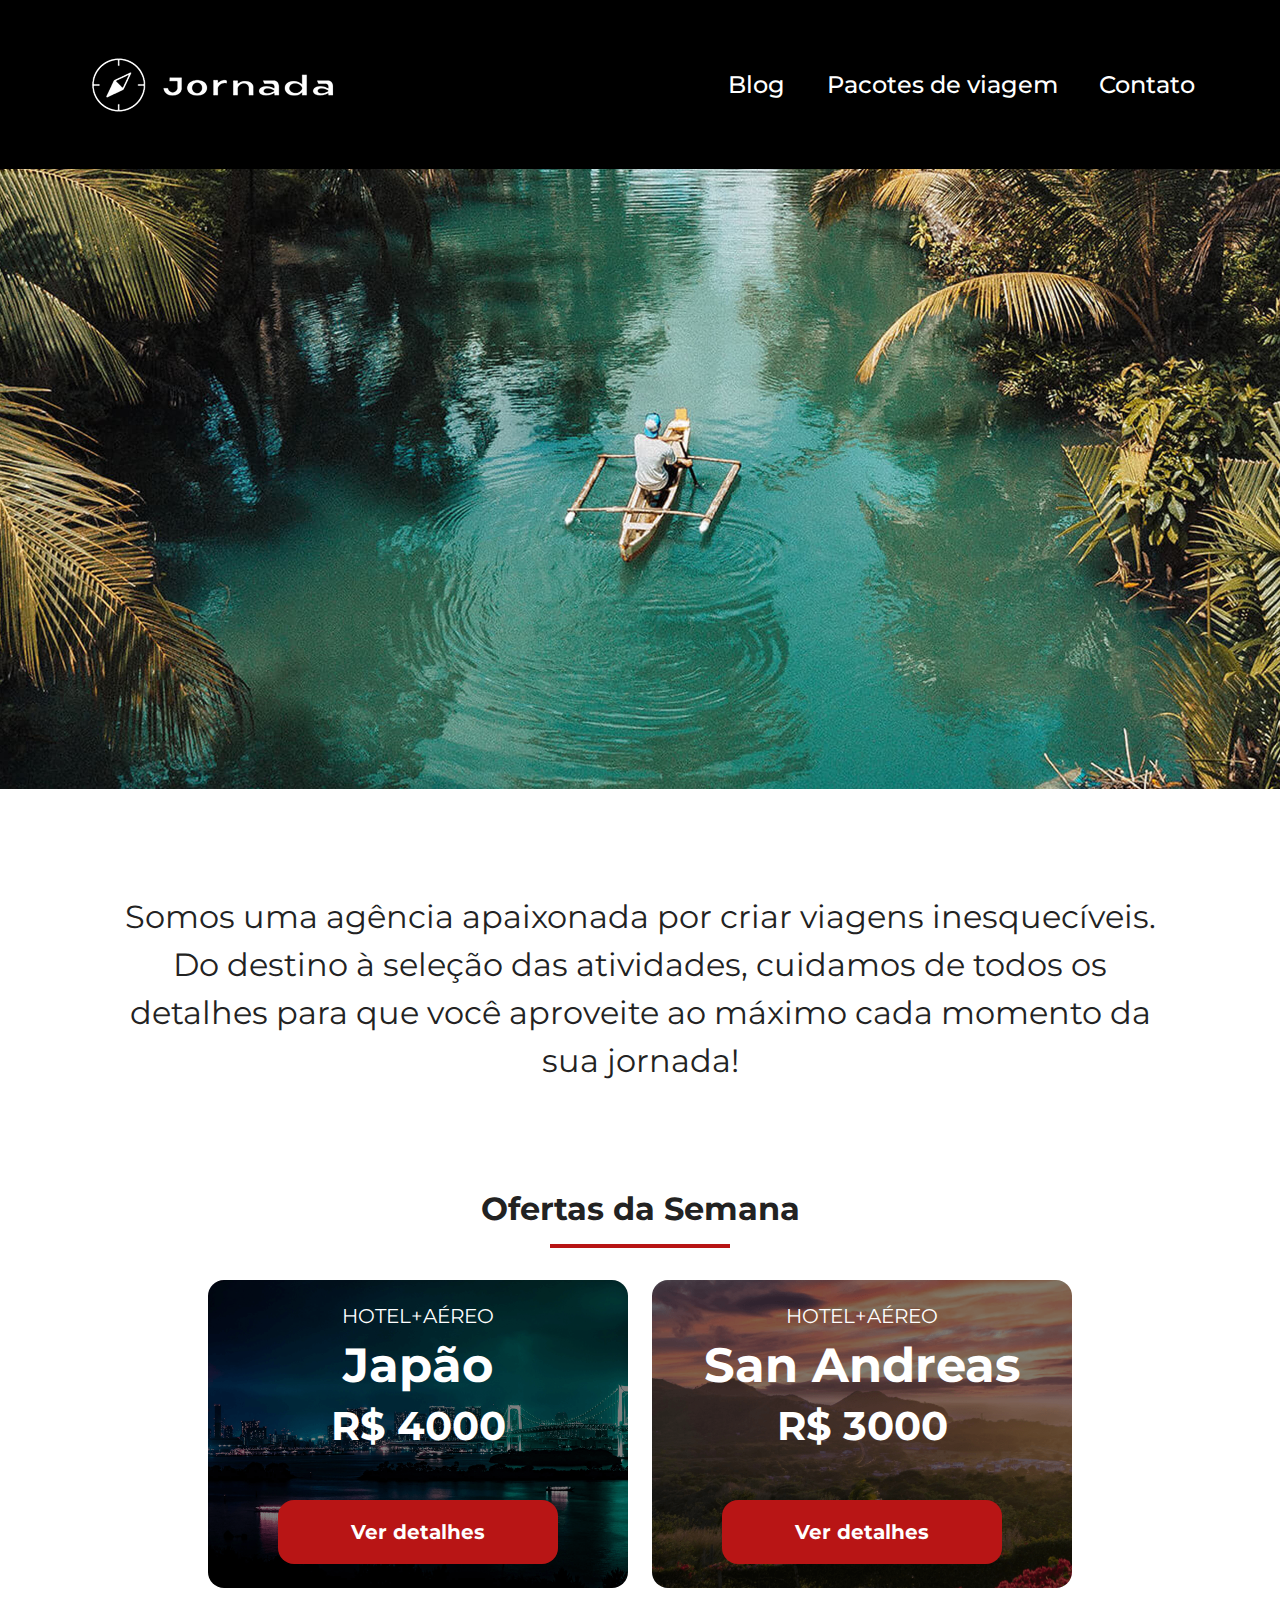
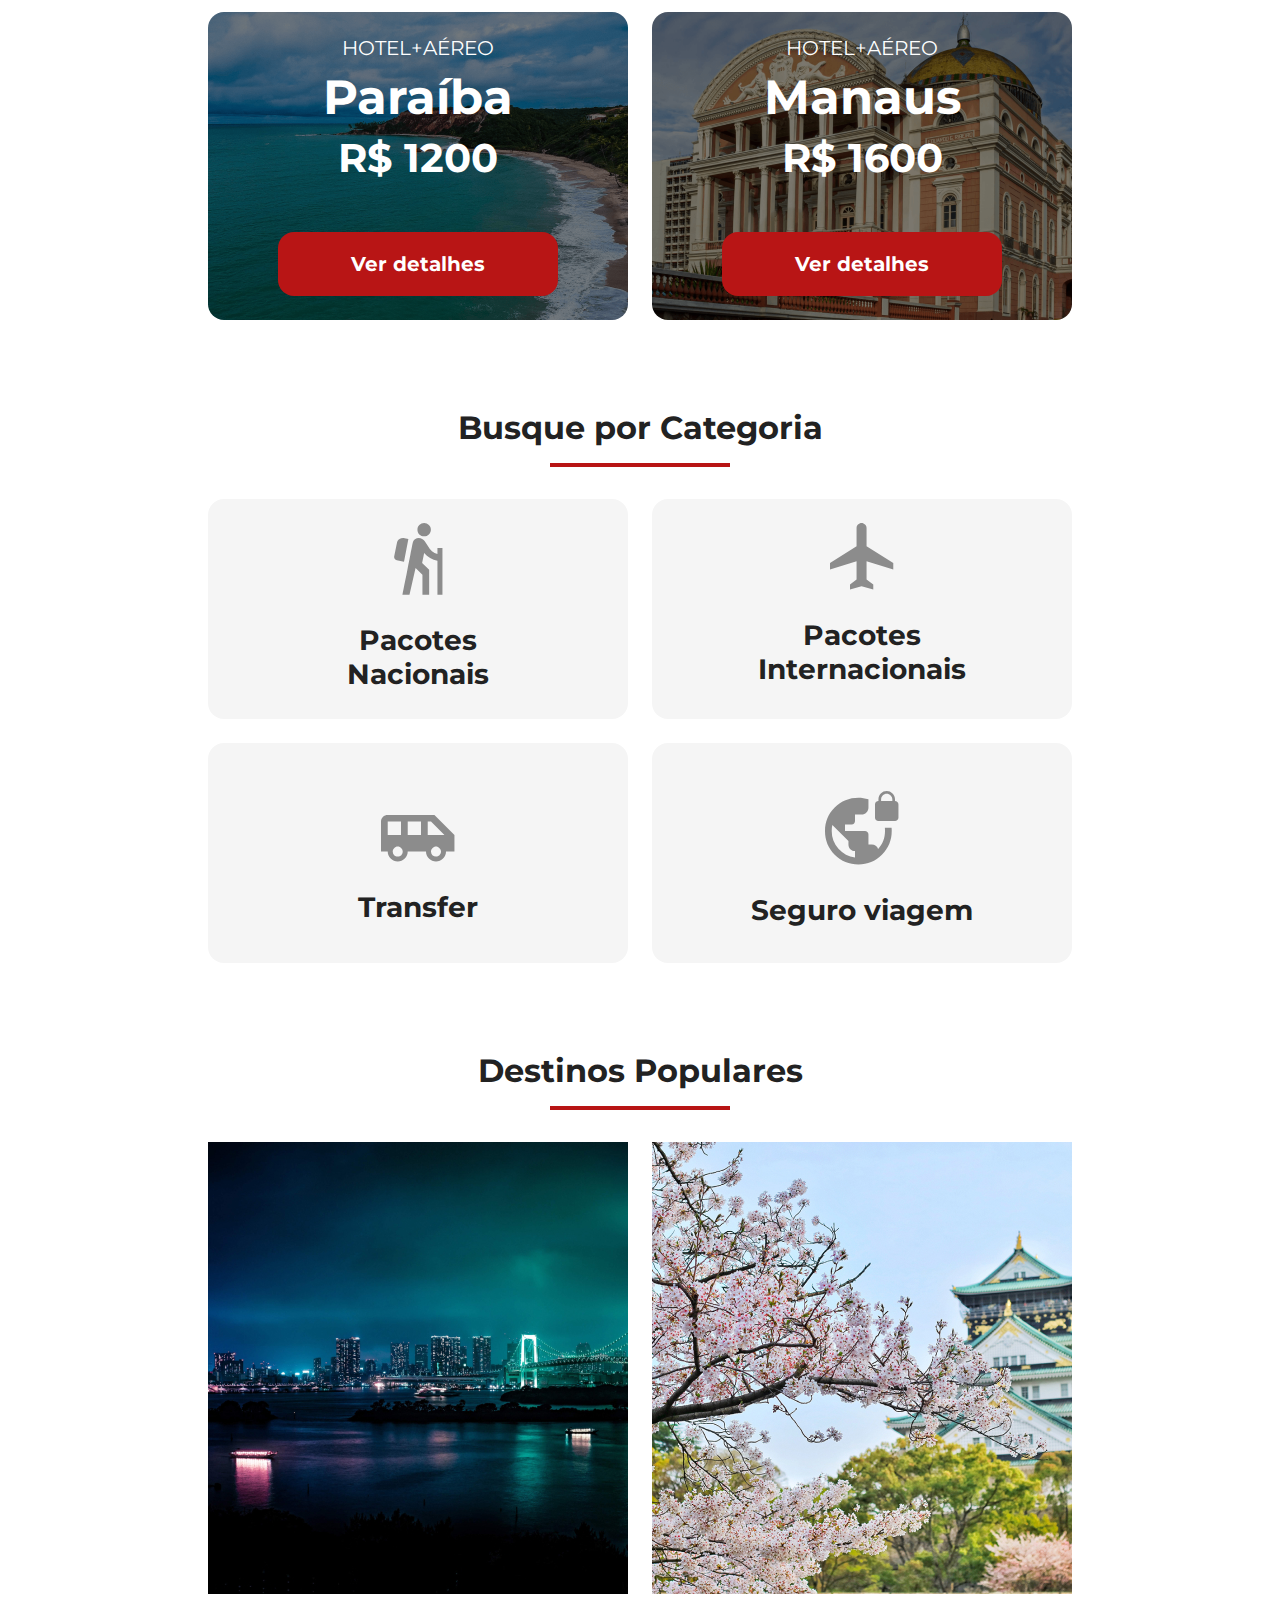
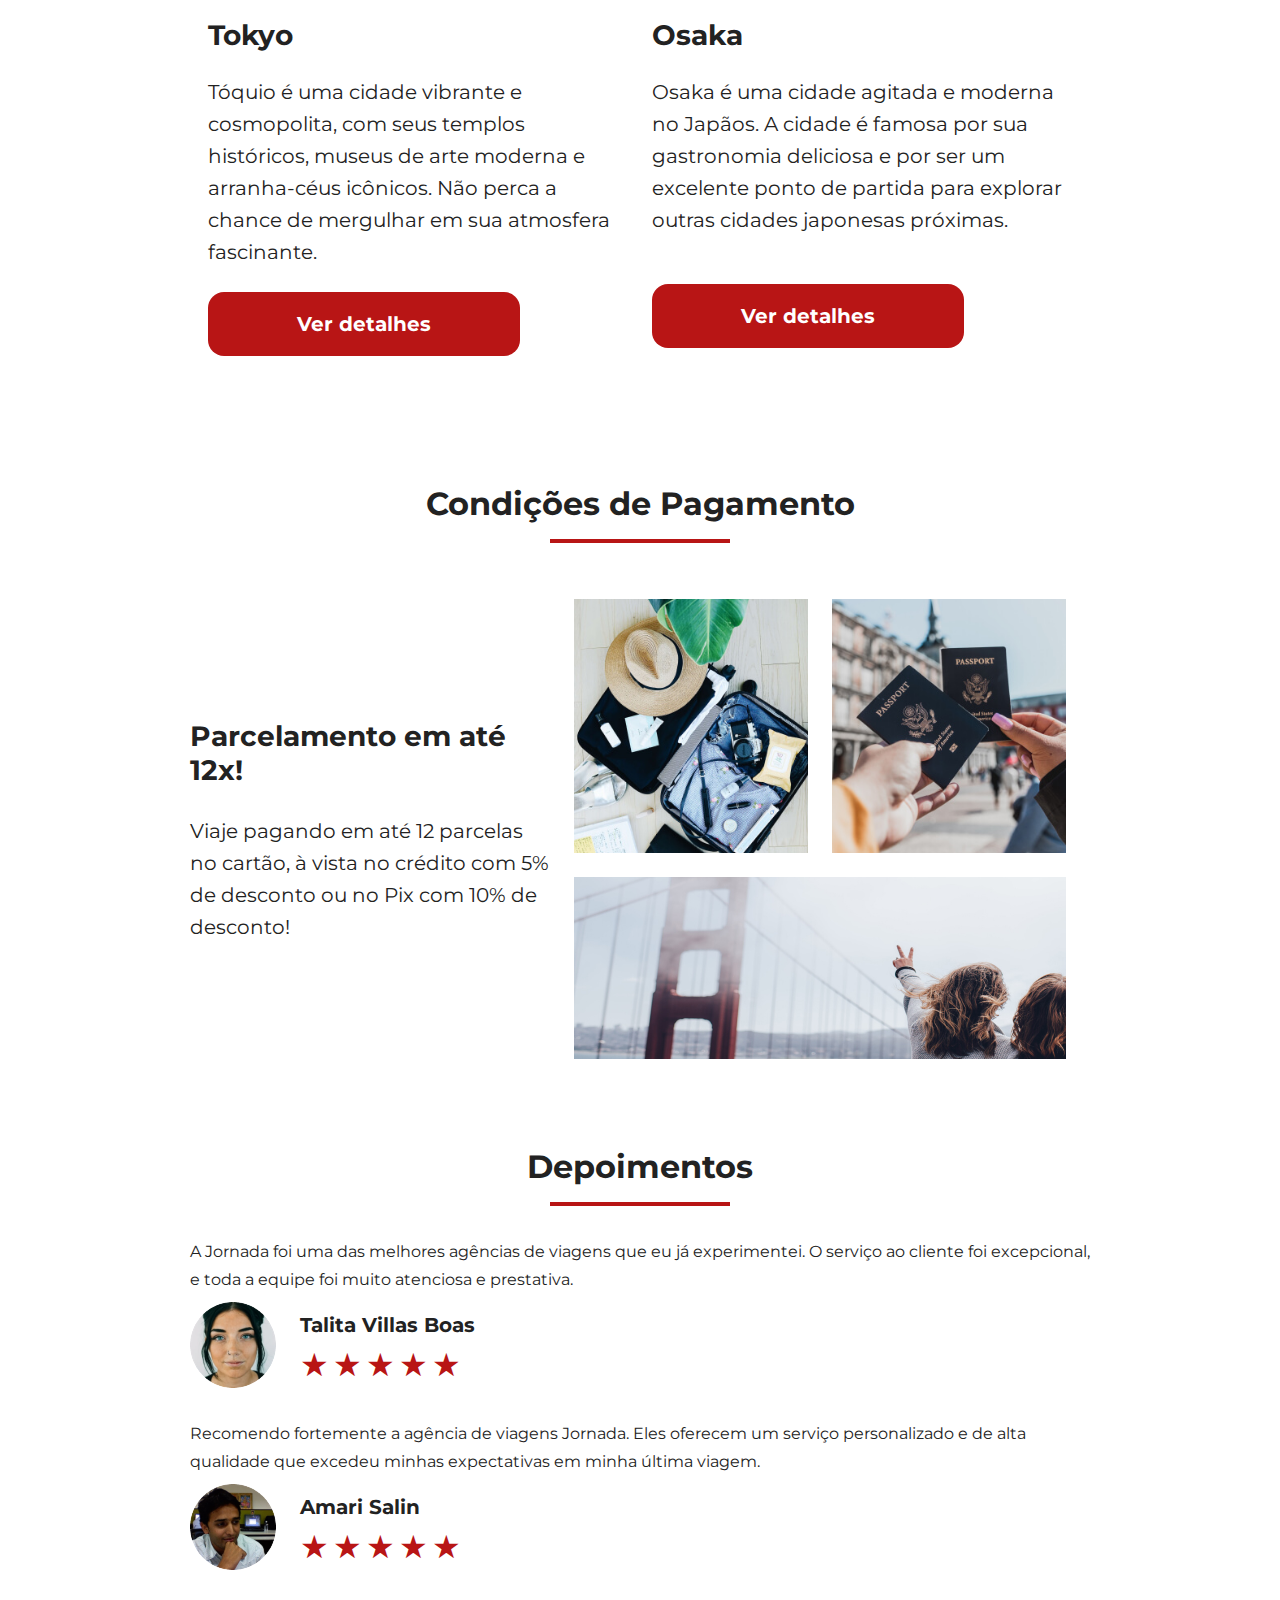
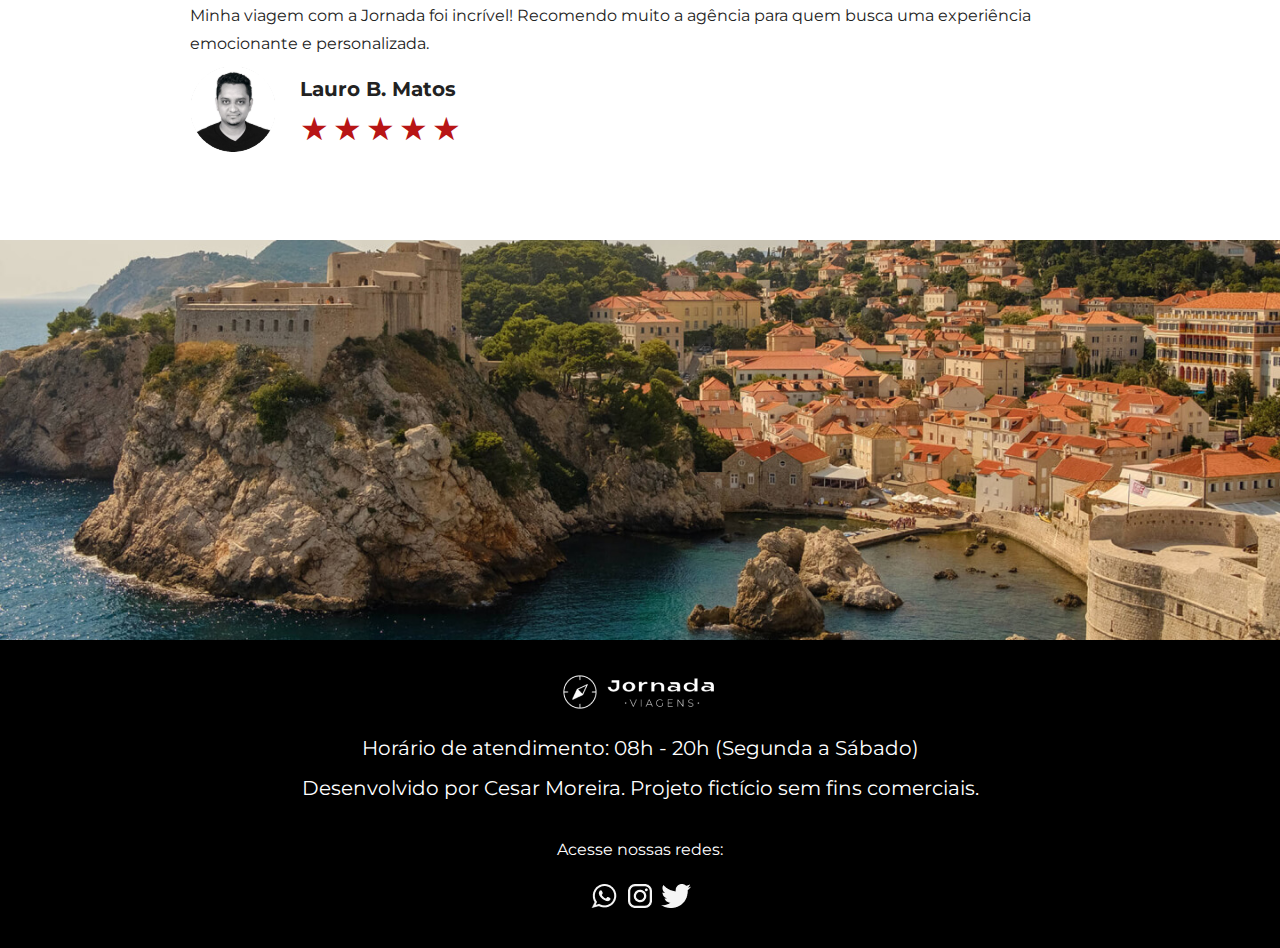
<file: index.html>
<!DOCTYPE html>
<html lang="pt-br">
  <head>
    <meta charset="UTF-8" />
    <meta name="viewport" content="width=device-width, initial-scale=1.0" />
    <meta
      name="description"
      content="Descubra destinos incríveis, pacotes de viagem, dicas e ofertas exclusivas para planejar sua próxima aventura com facilidade e segurança."
    />
    <meta name="og:title" content="Jornada Viagens" />
    <meta
      name="og:description"
      content="Descubra destinos incríveis, pacotes de viagem, dicas e ofertas exclusivas para planejar sua próxima aventura com facilidade e segurança."
    />
    <meta
      name="og:image"
      content="https://cesarlmoreira.github.io/Jornada-viagens/"
    />
    <meta name="og:type" content="website" />
    <meta
      name="og:url"
      content="https://cesarlmoreira.github.io/Jornada-viagens/"
    />

    <link rel="icon" href="./favicon-jornada-viagens.svg" />
    <link rel="stylesheet" href="./styles/styles.css" />
    <title>Jornada Viagens</title>
  </head>
  <body>
    <header>
      <a class="logo" href="index.html" title="Voltar para a página inicial."
        ><img
          class="logo-mobile"
          src="./assets/img/bussola-jornada-branca.png"
          alt="Logo da Jornada Viagens." />
        <img
          class="logo-desktop"
          src="./assets/img/bussola-texto-jornada-branco.png"
          alt="Logo da Jornada Viagens."
      /></a>
      <div class="navigation-menu">
        <label for="menu">
          <img src="./assets/img/menu.png" alt="menu" />
        </label>
        <input type="checkbox" id="menu" hidden />
        <nav>
          <ul class="list-links">
            <li>
              <a href="blog.html" target="_blank" title="Acessar o Blog."
                >Blog</a
              >
            </li>
            <li>
              <a
                href="packages.html"
                target="_blank"
                title="Acessar pacotes de viagens."
                >Pacotes de viagem</a
              >
            </li>
            <li>
              <a href="contact.html" target="_blank" title="Acessar contato."
                >Contato</a
              >
            </li>
          </ul>
        </nav>
      </div>
    </header>
    <main>
      <section class="hero">
        <div class="hero-img"></div>
        <h2>
          Somos uma agência apaixonada por criar viagens inesquecíveis. Do
          destino à seleção das atividades, cuidamos de todos os detalhes para
          que você aproveite ao máximo cada momento da sua jornada!
        </h2>
      </section>
      <section class="offers">
        <div class="section-title">
          <h2>Ofertas da Semana</h2>
          <hr />
        </div>
        <div class="offers-cards">
          <article class="card card-japao">
            <header>
              <p>HOTEL+AÉREO</p>
              <h3>
                Japão <br />
                <span> R$ 4000</span>
              </h3>
            </header>
            <footer>
              <a href="#" class="button">Ver detalhes</a>
            </footer>
          </article>
          <article class="card card-san-andreas">
            <header>
              <p>HOTEL+AÉREO</p>
              <h3>
                San Andreas<br />
                <span> R$ 3000</span>
              </h3>
            </header>
            <footer>
              <a href="#" class="button">Ver detalhes</a>
            </footer>
          </article>
          <article class="card card-paraiba">
            <header>
              <p>HOTEL+AÉREO</p>
              <h3>
                Paraíba <br />
                <span> R$ 1200</span>
              </h3>
            </header>
            <footer>
              <a href="#" class="button">Ver detalhes</a>
            </footer>
          </article>
          <article class="card card-manaus">
            <header>
              <p>HOTEL+AÉREO</p>
              <h3>
                Manaus <br />
                <span> R$ 1600</span>
              </h3>
            </header>
            <footer>
              <a href="#" class="button">Ver detalhes</a>
            </footer>
          </article>
        </div>
      </section>
      <section class="categories">
        <div class="section-title">
          <h2>Busque por Categoria</h2>
          <hr />
        </div>
        <article class="categories-cards">
          <a
            class="card"
            href="#"
            target="_blank"
            title="Opção de pacotes para viagens nacionais."
          >
            <img
              src="./assets/img/icone-pacotes-nacionais.svg"
              alt="Icone de uma pessoa escalando, na cor cinza significando a opção de pacotes nacionais."
            />
            <h3 class="content-title">
              Pacotes <br />
              Nacionais
            </h3>
          </a>
          <a
            class="card"
            href="#"
            target="_blank"
            title="Opção de pacotes para viagens internacionais."
          >
            <img
              src="./assets/img/icone-pacotes-internacionais.svg"
              alt="Ícone de um avião, na cor cinza significando a opção de pacotes internacionais."
            />
            <h3 class="content-title">
              Pacotes <br />
              Internacionais
            </h3>
          </a>
          <a
            class="card single-line img-smaller"
            href="#"
            target="_blank"
            title="Opção de pacotes para transfer."
          >
            <img
              src="./assets/img/icone-transfer.svg"
              alt="Icone de um veículo, na cor cinza significando a opção de transfer."
            />
            <h3 class="content-title">Transfer</h3>
          </a>
          <a
            class="card single-line"
            href="#"
            target="_blank"
            title="Opção de pacotes com seguro viagem."
          >
            <img
              src="./assets/img/icone-seguro-viagem.svg"
              alt="Icone de um globo com um cadeado, na cor cinza significando opção de viagens com seguro."
            />
            <h3 class="content-title">Seguro viagem</h3>
          </a>
        </article>
      </section>
      <section class="destinations">
        <div class="section-title">
          <h2>Destinos Populares</h2>
          <hr />
        </div>
        <div class="destination-items">
          <article class="item">
            <header>
              <div class="img-item tokyo"></div>
              <h3 class="content-title">Tokyo</h3>
              <p class="content-text">
                Tóquio é uma cidade vibrante e cosmopolita, com seus templos
                históricos, museus de arte moderna e arranha-céus icônicos. Não
                perca a chance de mergulhar em sua atmosfera fascinante.
              </p>
            </header>
            <footer>
              <a href="#" class="button">Ver detalhes</a>
            </footer>
          </article>
          <article class="item">
            <header>
              <div class="img-item osaka"></div>
              <h3 class="content-title">Osaka</h3>
              <p class="content-text">
                Osaka é uma cidade agitada e moderna no Japãos. A cidade é
                famosa por sua gastronomia deliciosa e por ser um excelente
                ponto de partida para explorar outras cidades japonesas
                próximas.
              </p>
            </header>
            <footer class="button-osaka">
              <a href="#" class="button">Ver detalhes</a>
            </footer>
          </article>
        </div>
      </section>
      <section class="payments">
        <div class="section-title">
          <h2>Condições de Pagamento</h2>
          <hr />
        </div>
        <div class="text-content">
          <h3 class="content-title">Parcelamento em até 12x!</h3>
          <p class="content-text">
            Viaje pagando em até 12 parcelas no cartão, à vista no crédito com
            5% de desconto ou no Pix com 10% de desconto!
          </p>
        </div>
        <div class="image-content">
          <div class="image bag"></div>
          <div class="image passport"></div>
          <div class="image people"></div>
        </div>
      </section>
      <section class="testimonials">
        <div class="section-title">
          <h2>Depoimentos</h2>
          <hr />
        </div>
        <div class="testimonials-container">
          <article>
            <header>
              <p>
                A Jornada foi uma das melhores agências de viagens que eu já
                experimentei. O serviço ao cliente foi excepcional, e toda a
                equipe foi muito atenciosa e prestativa.
              </p>
            </header>
            <footer>
              <img
                src="./assets/img/imagem-talita.png"
                alt="Imagem de perfil de Talita Villas Boas."
              />
              <div class="profile-content">
                <h3>Talita Villas Boas</h3>
                <div class="rating">
                  <span class="star">★</span>
                  <span class="star">★</span>
                  <span class="star">★</span>
                  <span class="star">★</span>
                  <span class="star">★</span>
                </div>
              </div>
            </footer>
          </article>
          <article>
            <header>
              <p>
                Recomendo fortemente a agência de viagens Jornada. Eles oferecem
                um serviço personalizado e de alta qualidade que excedeu minhas
                expectativas em minha última viagem.
              </p>
            </header>
            <footer>
              <img
                src="./assets/img/imagem-amari.png"
                alt="Imagem de perfil de Amari Salin."
              />
              <div class="profile-content">
                <h3>Amari Salin</h3>
                <div class="rating">
                  <span class="star">★</span>
                  <span class="star">★</span>
                  <span class="star">★</span>
                  <span class="star">★</span>
                  <span class="star">★</span>
                </div>
              </div>
            </footer>
          </article>
          <article>
            <header>
              <p>
                Minha viagem com a Jornada foi incrível! Recomendo muito a
                agência para quem busca uma experiência emocionante e
                personalizada.
              </p>
            </header>
            <footer>
              <img
                src="./assets/img/imagem-lauro.png"
                alt="Imagem de perfil de Lauro B. Matos."
              />
              <div class="profile-content">
                <h3>Lauro B. Matos</h3>
                <div class="rating">
                  <span class="star">★</span>
                  <span class="star">★</span>
                  <span class="star">★</span>
                  <span class="star">★</span>
                  <span class="star">★</span>
                </div>
              </div>
            </footer>
          </article>
        </div>
      </section>
      <section class="bottom-hero">
        <div class="hero-img"></div>
      </section>
    </main>
    <footer class="footer">
      <div class="footer-desktop">
        <img
          src="./assets/img/logo-branco-jornada-footer.png"
          alt="Logo na cor branca do Jornada Viagens."
        />
        <p class="footer-text">
          Horário de atendimento: 08h - 20h (Segunda a Sábado)
        </p>
        <p>
          Desenvolvido por Cesar Moreira. Projeto fictício sem fins comerciais.
        </p>
      </div>
      <div>
        <h3>Acesse nossas redes:</h3>
        <div class="footer-links">
          <a href="#" title="Contate-nos pelo WhatsApp." target="_blank"
            ><img
              src="./assets/img/logo-branco-whatsapp.png"
              alt="Logo na cor branca do WhatsApp"
          /></a>
          <a href="#" title="Acesse nosso Instagram." target="_blank"
            ><img
              src="./assets/img/logo-branco-instagram.png"
              alt="Logo na cor branca do Instagram."
          /></a>
          <a href="#" title="Acesse nosso Twitter." target="_blank"
            ><img
              src="./assets/img/logo-branco-twitter.png"
              alt="Logo na cor branca do Twitter."
          /></a>
        </div>
      </div>
    </footer>
  </body>
</html>
</file>
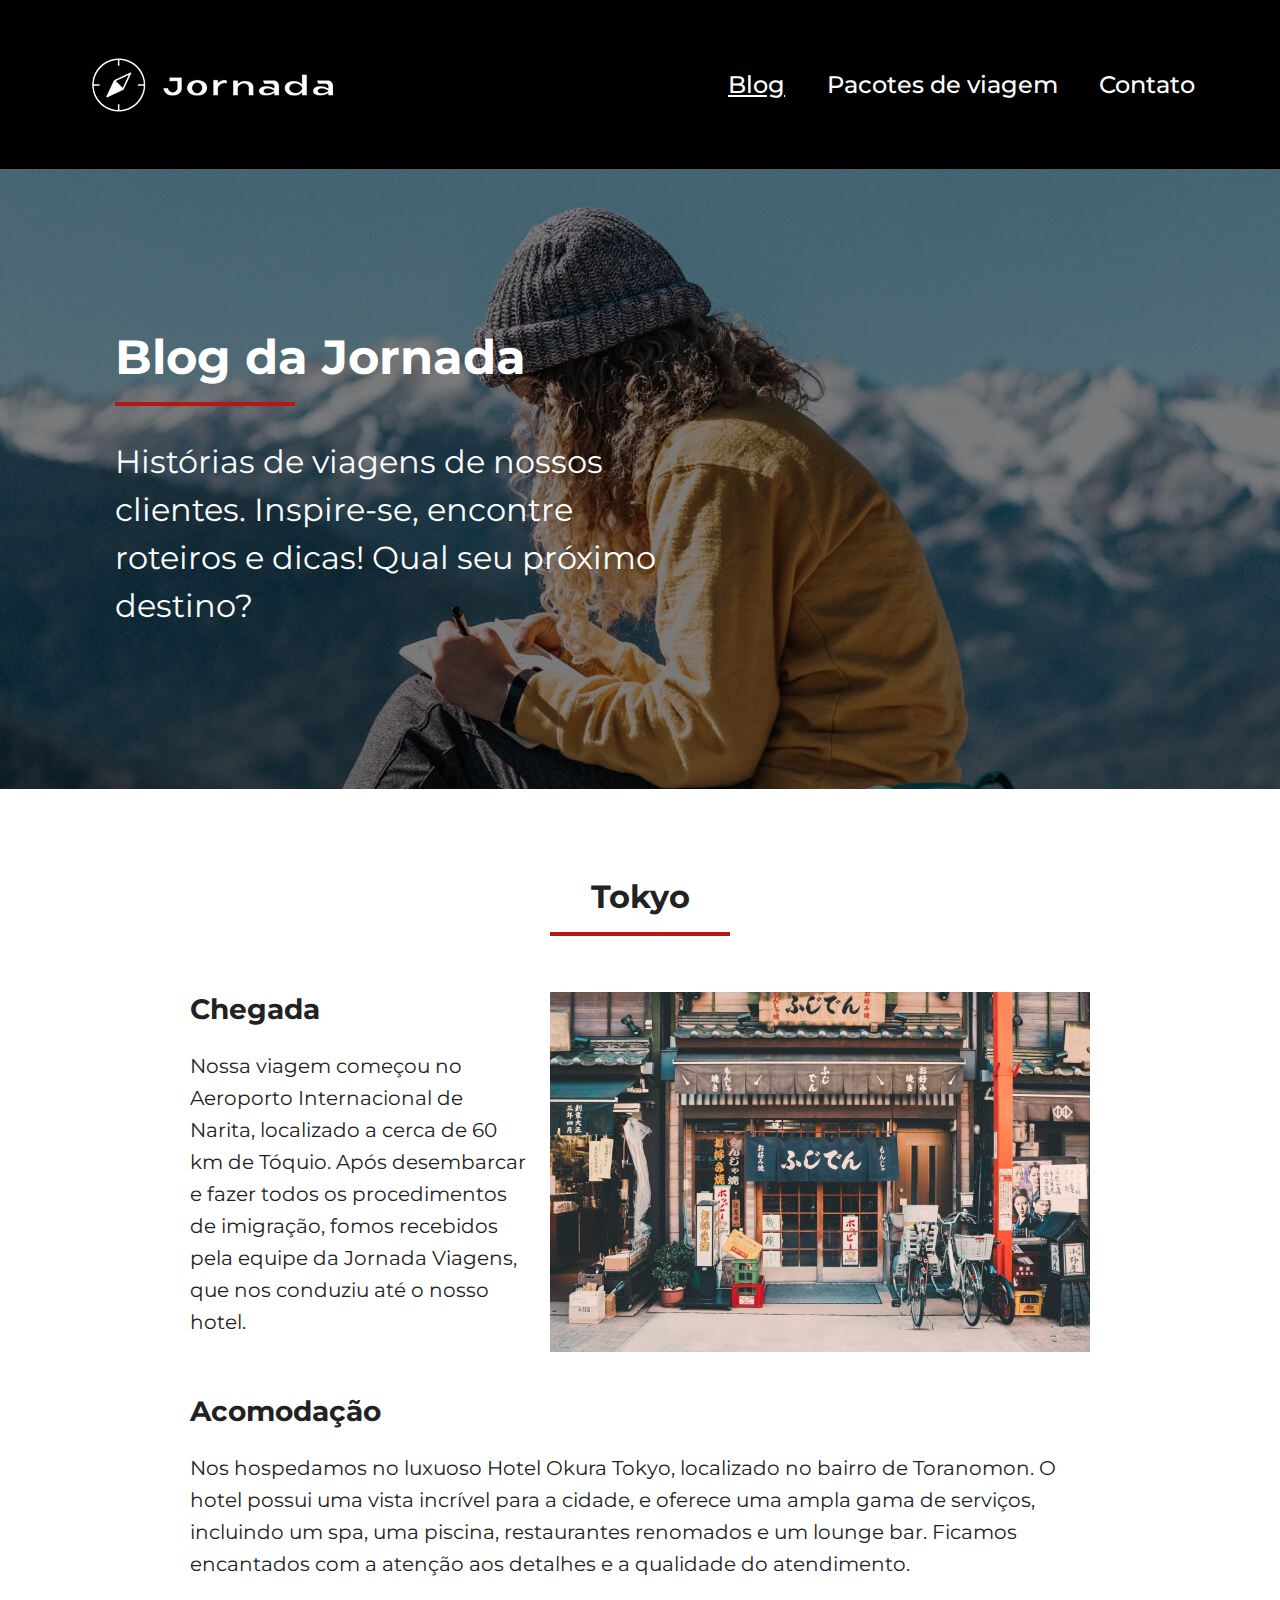
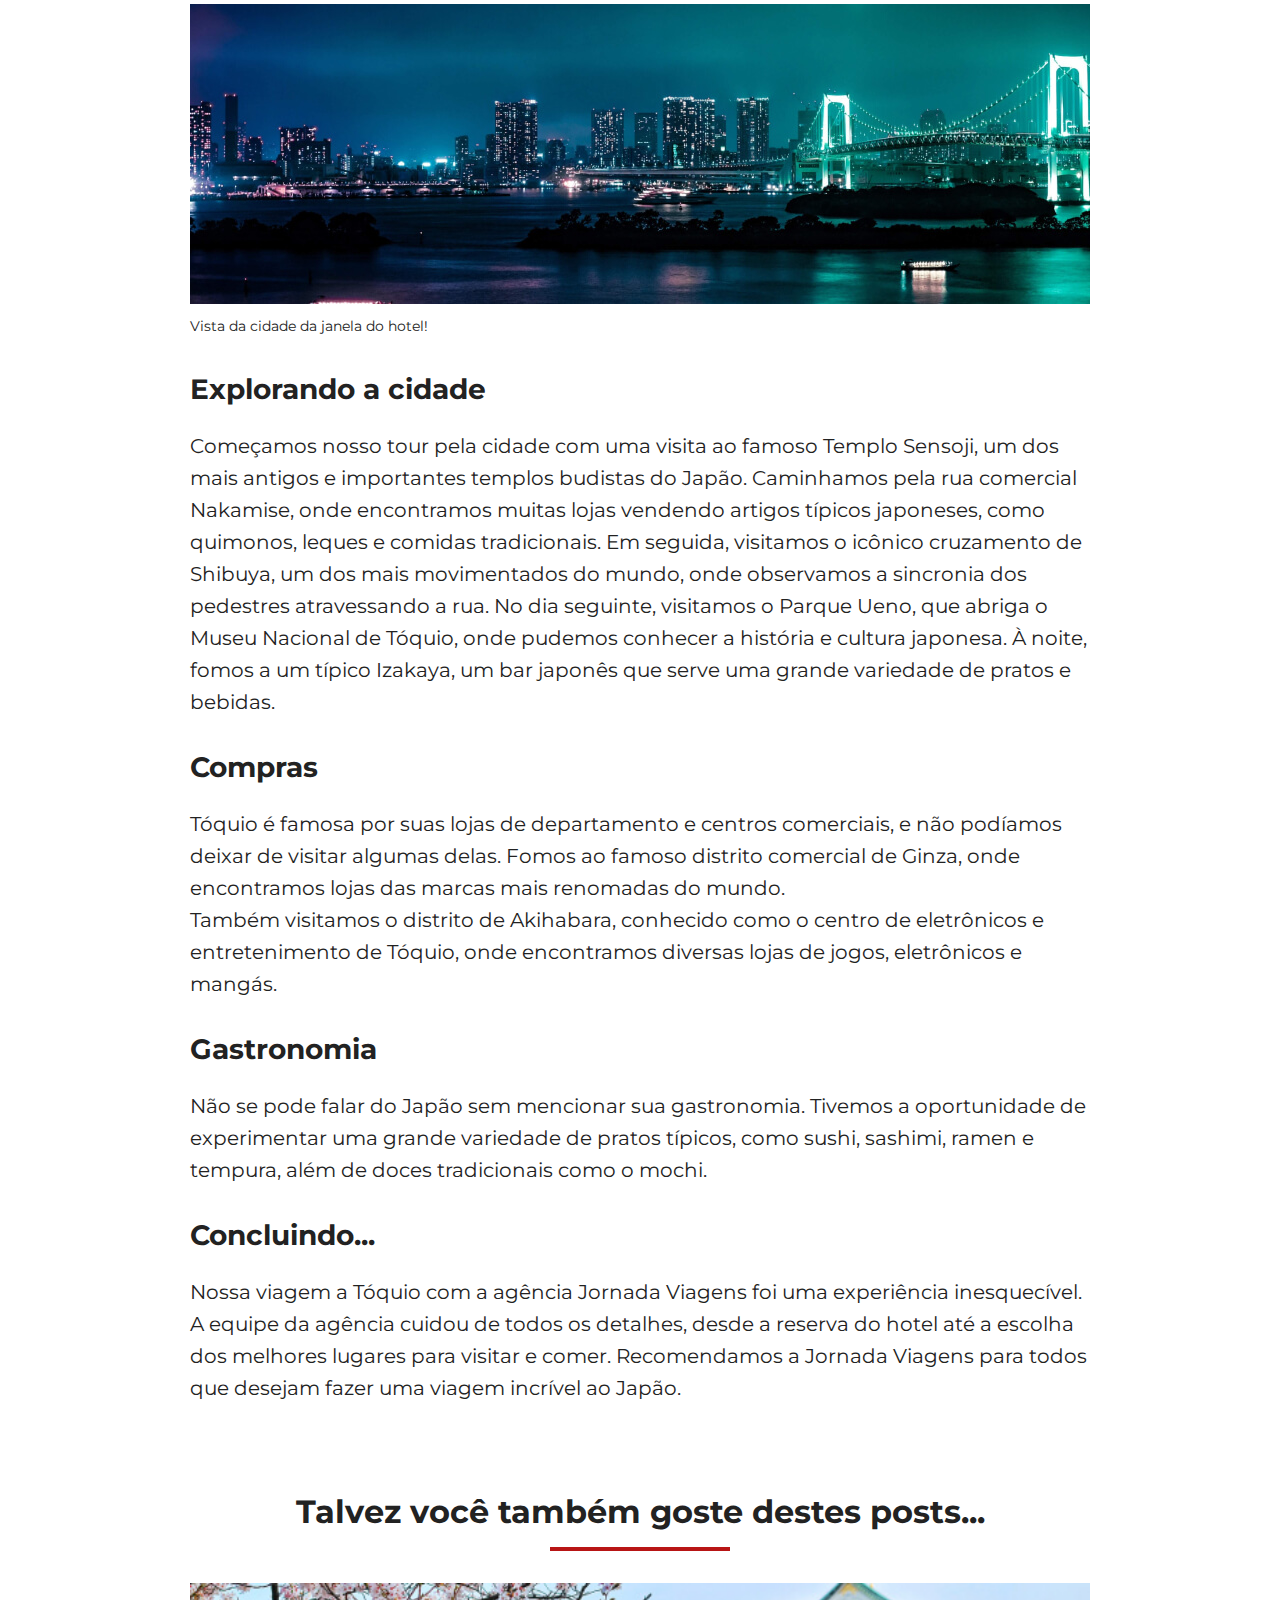
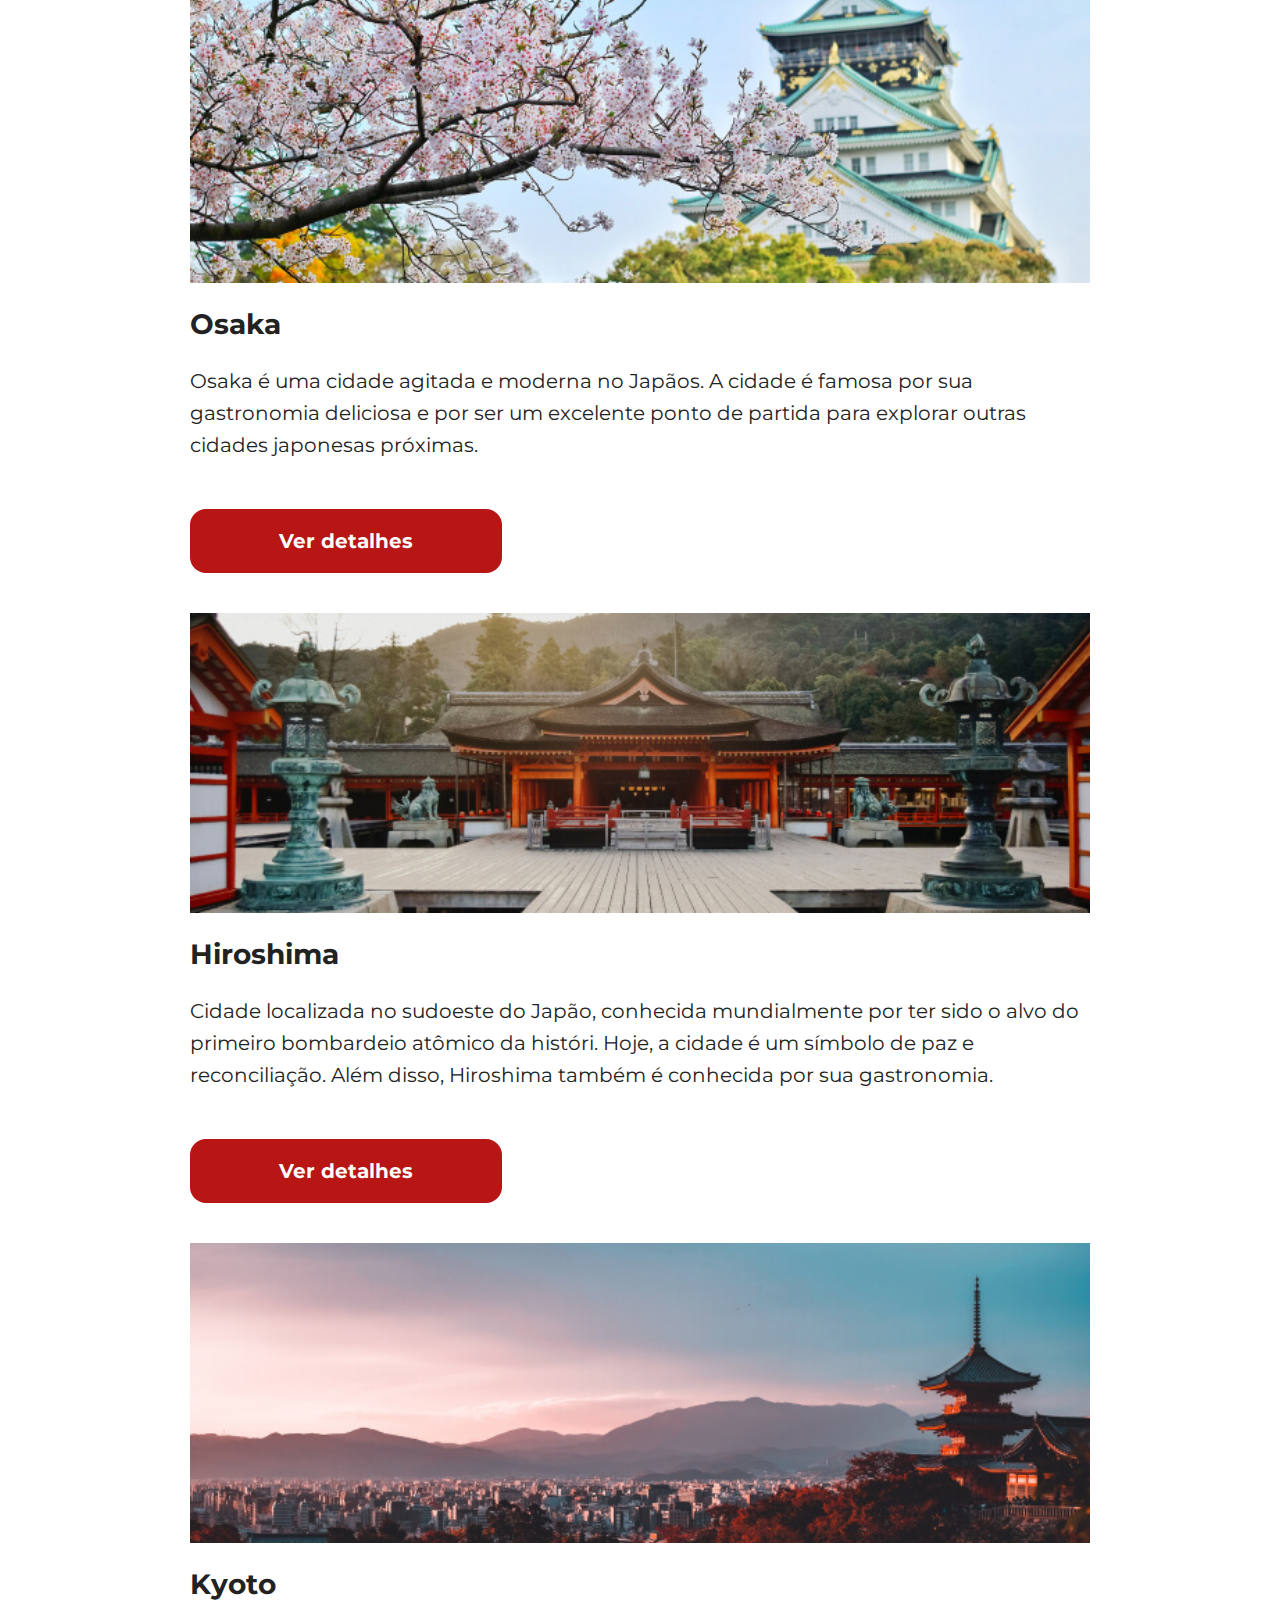
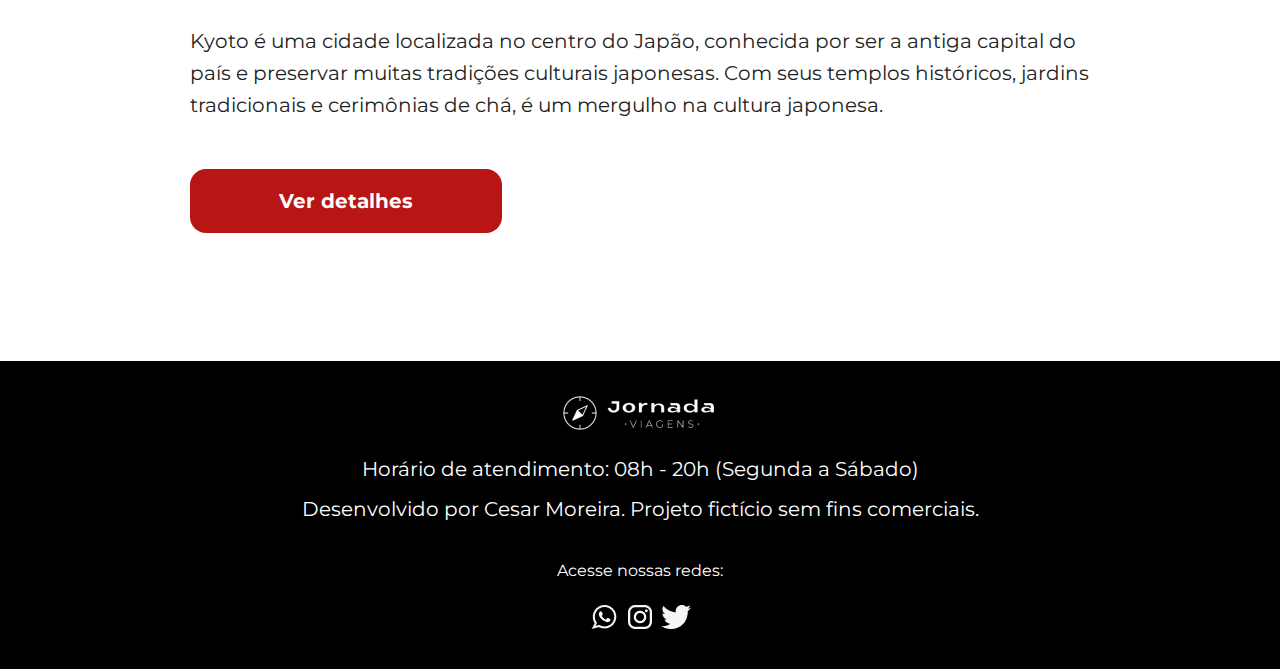
<file: blog.html>
<!DOCTYPE html>
<html lang="pt-br">
  <head>
    <meta charset="UTF-8" />
    <meta name="viewport" content="width=device-width, initial-scale=1.0" />
    <meta
      name="description"
      content="Histórias de viagens de nossos clientes. Inspire-se, encontre
              roteiros e dicas! Qual seu próximo destino?"
    />
    <meta name="og:title" content="Blog - Jornada Viagens" />
    <meta
      name="og:description"
      content="Histórias de viagens de nossos clientes. Inspire-se, encontre
              roteiros e dicas! Qual seu próximo destino?"
    />
    <meta
      name="og:image"
      content="https://cesarlmoreira.github.io/Jornada-viagens/"
    />
    <meta name="og:type" content="website" />
    <meta
      name="og:url"
      content="https://cesarlmoreira.github.io/Jornada-viagens/"
    />

    <link rel="icon" href="./favicon-jornada-viagens.svg" />
    <link rel="stylesheet" href="./styles/styles.css" />
    <title>Blog - Jornada Viagens</title>
  </head>
  <body>
    <header>
      <a class="logo" href="index.html" title="Voltar para a página inicial."
        ><img
          class="logo-mobile"
          src="./assets/img/bussola-jornada-branca.png"
          alt="Logo da Jornada Viagens." /><img
          class="logo-desktop"
          src="./assets/img/bussola-texto-jornada-branco.png"
          alt="Logo da Jornada Viagens."
      /></a>
      <div class="navigation-menu">
        <label for="menu">
          <img src="./assets/img/menu.png" alt="menu" />
        </label>
        <input type="checkbox" id="menu" hidden />
        <nav>
          <ul class="list-links">
            <li>
              <a
                class="active"
                href="blog.html"
                target="_blank"
                title="Acessar o Blog."
                >Blog</a
              >
            </li>
            <li>
              <a
                href="packages.html"
                target="_blank"
                title="Acessar pacotes de viagens."
                >Pacotes de viagem</a
              >
            </li>
            <li>
              <a href="contato.html" target="_blank" title="Acessar contato."
                >Contato</a
              >
            </li>
          </ul>
        </nav>
      </div>
    </header>
    <main>
      <section class="hero">
        <div class="hero-img hero-blog">
          <div class="hero-content">
            <h1>Blog da Jornada</h1>
            <hr />
            <p>
              Histórias de viagens de nossos clientes. Inspire-se, encontre
              roteiros e dicas! Qual seu próximo destino?
            </p>
          </div>
        </div>
      </section>
      <section class="content-tokyo">
        <div class="section-title">
          <h2>Tokyo</h2>
          <hr />
        </div>
        <article>
          <div class="content-tokyo__tablet">
            <div>
              <h3 class="content-title first-title">Chegada</h3>
              <p class="content-text accommodation-text">
                Nossa viagem começou no Aeroporto Internacional de Narita,
                localizado a cerca de 60 km de Tóquio. Após desembarcar e fazer
                todos os procedimentos de imigração, fomos recebidos pela equipe
                da Jornada Viagens, que nos conduziu até o nosso hotel.
              </p>
            </div>
            <div>
              <div class="img-item vacation-tokyo"></div>
            </div>
          </div>
          <div>
            <h3 class="content-title">Acomodação</h3>
            <p class="content-text accommodation-text">
              Nos hospedamos no luxuoso Hotel Okura Tokyo, localizado no bairro
              de Toranomon. O hotel possui uma vista incrível para a cidade, e
              oferece uma ampla gama de serviços, incluindo um spa, uma piscina,
              restaurantes renomados e um lounge bar. Ficamos encantados com a
              atenção aos detalhes e a qualidade do atendimento.
            </p>
            <div class="img-item tokyo"></div>
            <div class="tokyo-img"></div>
            <figcaption class="legend-img">
              Vista da cidade da janela do hotel!
            </figcaption>
          </div>
          <div>
            <h3 class="content-title">Explorando a cidade</h3>
            <p class="content-text alternative-text__mobile">
              Começamos nosso tour pela cidade com uma visita ao famoso Templo
              Sensoji, um dos mais antigos e importantes templos budistas do
              Japão. Caminhamos pela rua comercial Nakamise, onde encontramos
              muitas lojas vendendo artigos típicos japoneses, como quimonos,
              leques e comidas tradicionais.
            </p>
            <p class="content-text alternative-text__tablet">
              Começamos nosso tour pela cidade com uma visita ao famoso Templo
              Sensoji, um dos mais antigos e importantes templos budistas do
              Japão. Caminhamos pela rua comercial Nakamise, onde encontramos
              muitas lojas vendendo artigos típicos japoneses, como quimonos,
              leques e comidas tradicionais. Em seguida, visitamos o icônico
              cruzamento de Shibuya, um dos mais movimentados do mundo, onde
              observamos a sincronia dos pedestres atravessando a rua. No dia
              seguinte, visitamos o Parque Ueno, que abriga o Museu Nacional de
              Tóquio, onde pudemos conhecer a história e cultura japonesa. À
              noite, fomos a um típico Izakaya, um bar japonês que serve uma
              grande variedade de pratos e bebidas.
            </p>
          </div>
          <div>
            <h3 class="content-title">Compras</h3>
            <p class="content-text">
              Tóquio é famosa por suas lojas de departamento e centros
              comerciais, e não podíamos deixar de visitar algumas delas. Fomos
              ao famoso distrito comercial de Ginza, onde encontramos lojas das
              marcas mais renomadas do mundo.
            </p>
            <p class="content-text alternative-text__tablet">
              Também visitamos o distrito de Akihabara, conhecido como o centro
              de eletrônicos e entretenimento de Tóquio, onde encontramos
              diversas lojas de jogos, eletrônicos e mangás.
            </p>
          </div>
          <div>
            <h3 class="content-title">Gastronomia</h3>
            <p class="content-text">
              Não se pode falar do Japão sem mencionar sua gastronomia. Tivemos
              a oportunidade de experimentar uma grande variedade de pratos
              típicos, como sushi, sashimi, ramen e tempura, além de doces
              tradicionais como o mochi.
            </p>
          </div>
          <div>
            <h3 class="content-title">Concluindo...</h3>
            <p class="content-text">
              Nossa viagem a Tóquio com a agência Jornada Viagens foi uma
              experiência inesquecível. A equipe da agência cuidou de todos os
              detalhes, desde a reserva do hotel até a escolha dos melhores
              lugares para visitar e comer. Recomendamos a Jornada Viagens para
              todos que desejam fazer uma viagem incrível ao Japão.
            </p>
          </div>
        </article>
      </section>
      <section class="destinations-blog">
        <div class="section-title">
          <h2>Talvez você também goste destes posts...</h2>
          <hr />
        </div>
        <div class="destination-items">
          <article class="item">
            <header>
              <div class="img-item osaka osaka-tablet"></div>
              <h3 class="content-title">Osaka</h3>
              <p class="content-text">
                Osaka é uma cidade agitada e moderna no Japãos. A cidade é
                famosa por sua gastronomia deliciosa e por ser um excelente
                ponto de partida para explorar outras cidades japonesas
                próximas.
              </p>
            </header>
            <footer class="button-osaka">
              <a href="#" class="button">Ver detalhes</a>
            </footer>
          </article>

          <article class="item">
            <header>
              <div class="img-item hiroshima"></div>
              <h3 class="content-title">Hiroshima</h3>
              <p class="content-text">
                Cidade localizada no sudoeste do Japão, conhecida mundialmente
                por ter sido o alvo do primeiro bombardeio atômico da históri.
                Hoje, a cidade é um símbolo de paz e reconciliação. Além disso,
                Hiroshima também é conhecida por sua gastronomia.
              </p>
            </header>
            <footer class="button-osaka">
              <a href="#" class="button">Ver detalhes</a>
            </footer>
          </article>

          <article class="item">
            <header>
              <div class="img-item kyoto"></div>
              <h3 class="content-title">Kyoto</h3>
              <p class="content-text">
                Kyoto é uma cidade localizada no centro do Japão, conhecida por
                ser a antiga capital do país e preservar muitas tradições
                culturais japonesas. Com seus templos históricos, jardins
                tradicionais e cerimônias de chá, é um mergulho na cultura
                japonesa.
              </p>
            </header>
            <footer class="button-osaka">
              <a href="#" class="button">Ver detalhes</a>
            </footer>
          </article>
        </div>
      </section>
    </main>

    <footer class="footer">
      <div class="footer-desktop">
        <img
          src="./assets/img/logo-branco-jornada-footer.png"
          alt="Logo na cor branca do Jornada Viagens."
        />
        <p class="footer-text">
          Horário de atendimento: 08h - 20h (Segunda a Sábado)
        </p>
        <p>
          Desenvolvido por Cesar Moreira. Projeto fictício sem fins comerciais.
        </p>
      </div>
      <div>
        <h3>Acesse nossas redes:</h3>
        <div class="footer-links">
          <a href="#" title="Contate-nos pelo WhatsApp." target="_blank"
            ><img
              src="./assets/img/logo-branco-whatsapp.png"
              alt="Logo na cor branca do WhatsApp"
          /></a>
          <a href="#" title="Acesse nosso Instagram." target="_blank"
            ><img
              src="./assets/img/logo-branco-instagram.png"
              alt="Logo na cor branca do Instagram."
          /></a>
          <a href="#" title="Acesse nosso Twitter." target="_blank"
            ><img
              src="./assets/img/logo-branco-twitter.png"
              alt="Logo na cor branca do Twitter."
          /></a>
        </div>
      </div>
    </footer>
  </body>
</html>
</file>
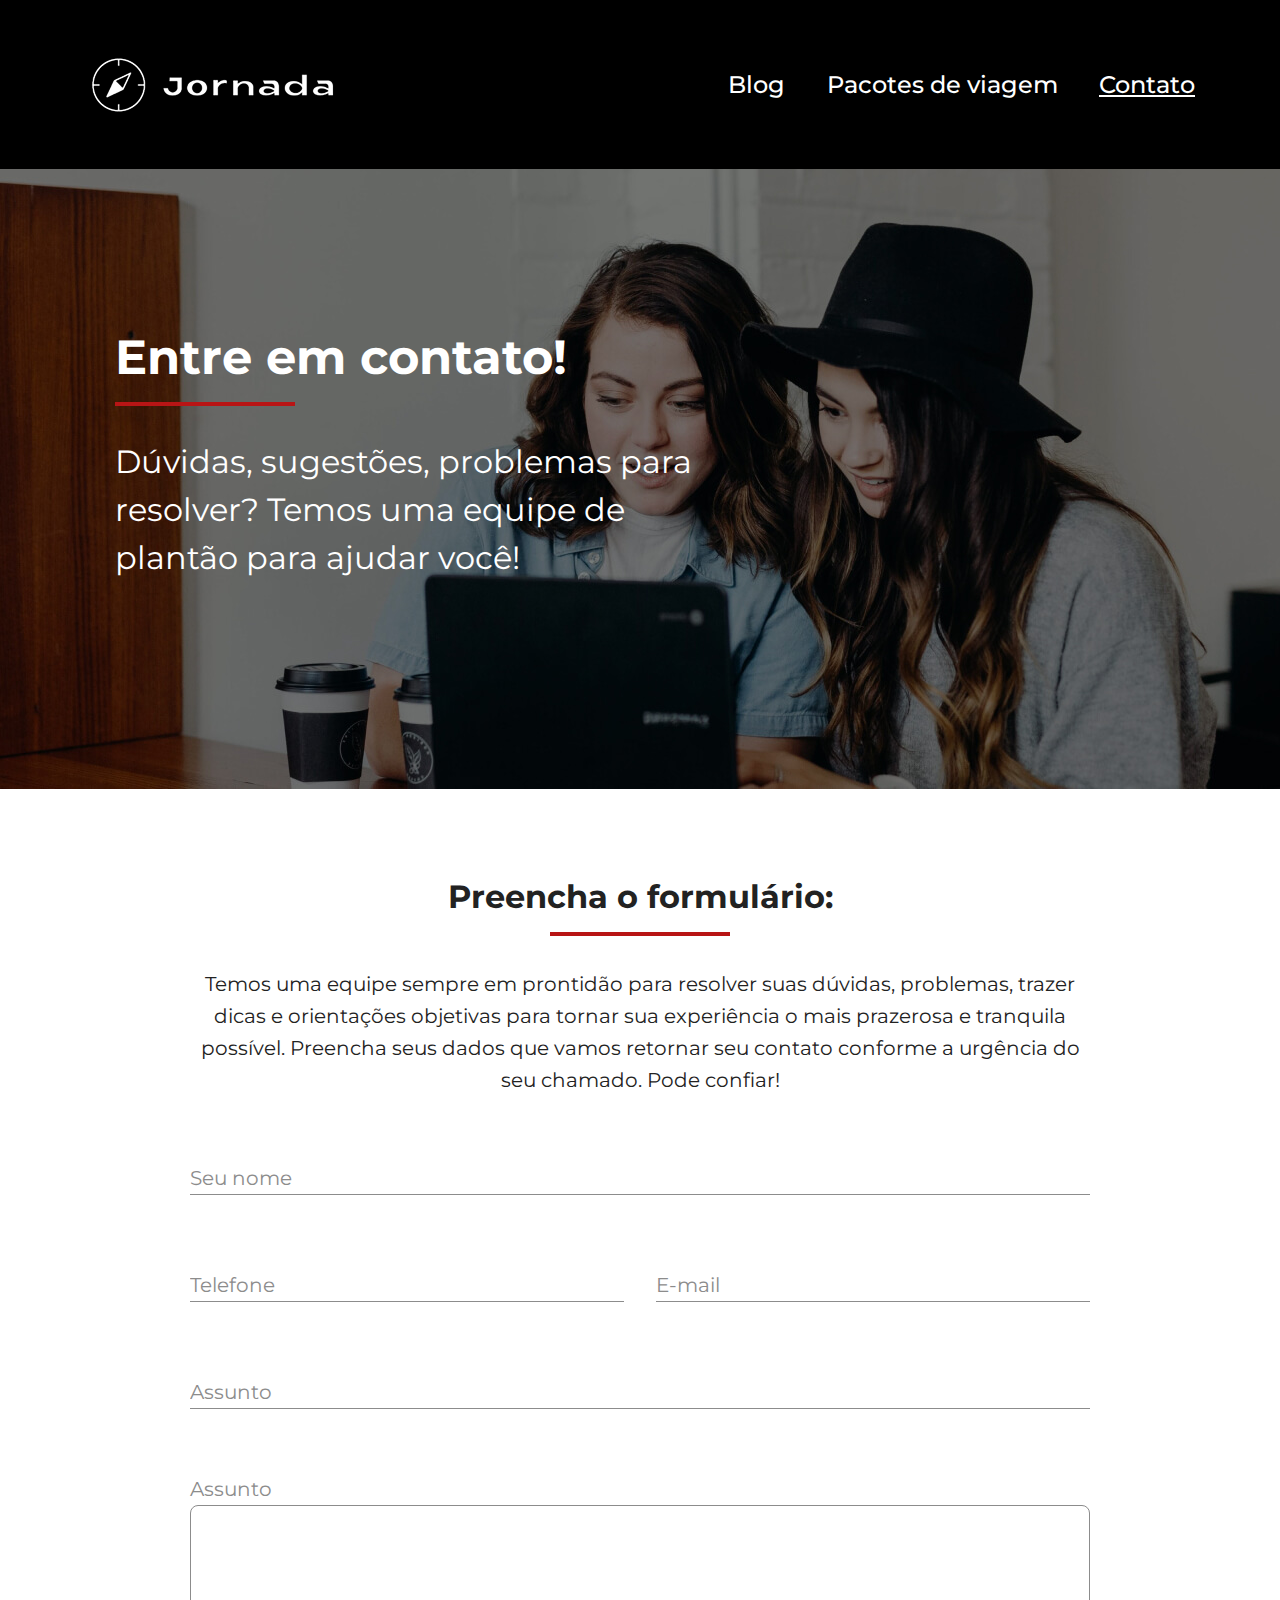
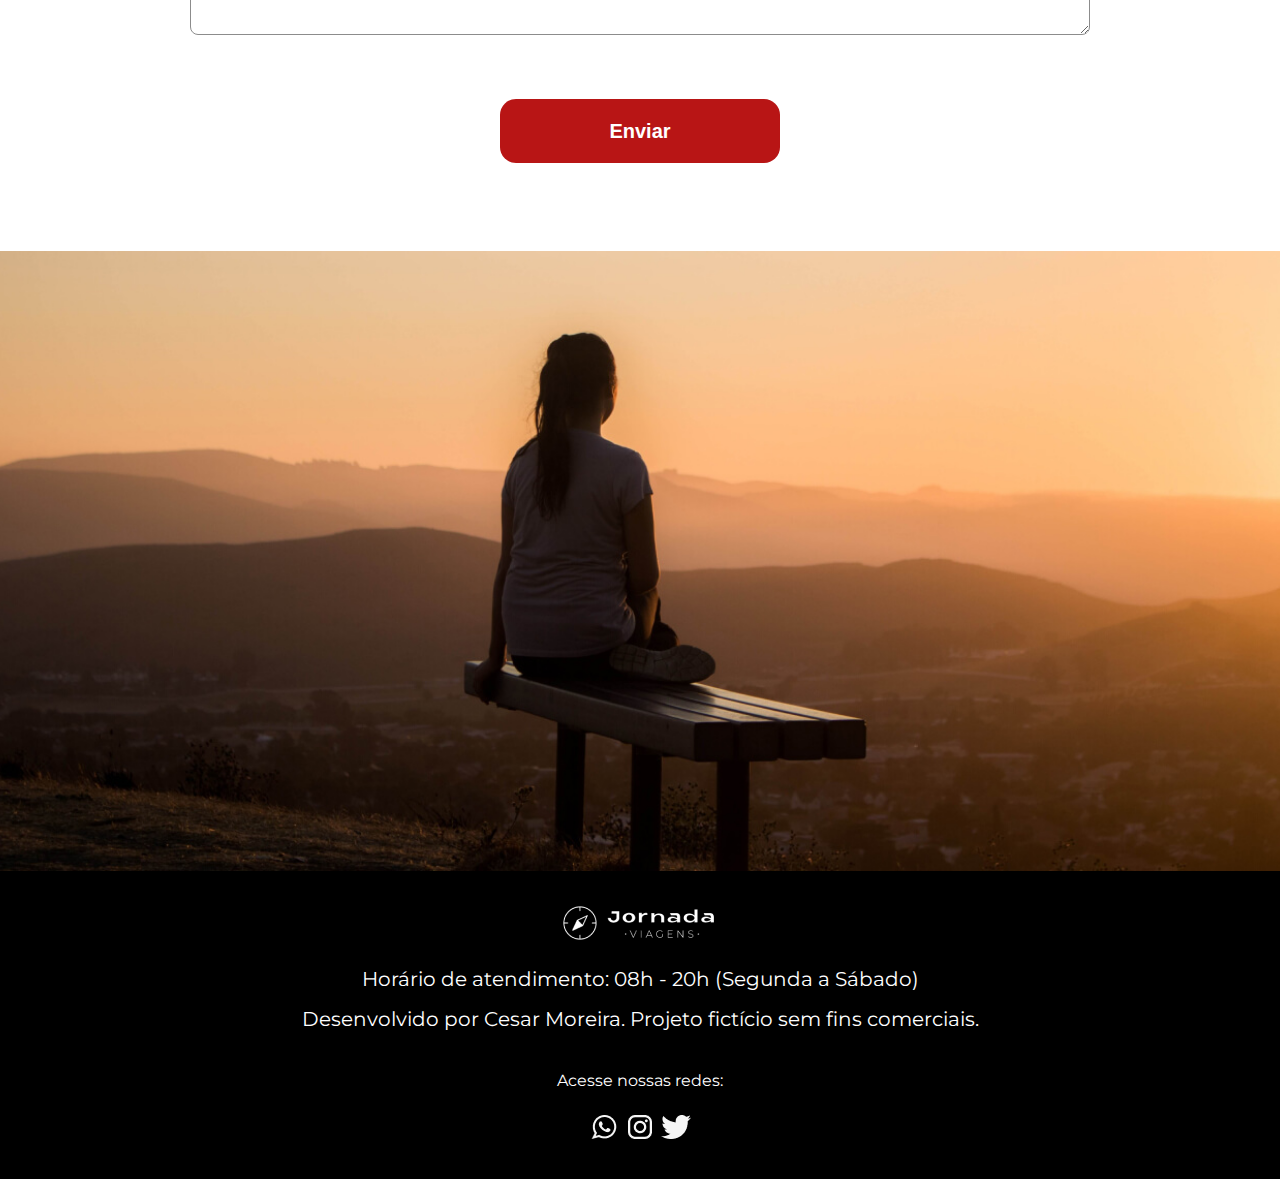
<file: contact.html>
<!DOCTYPE html>
<html lang="pt-br">
  <head>
    <meta charset="UTF-8" />
    <meta name="viewport" content="width=device-width, initial-scale=1.0" />
    <meta
      name="description"
      content="Dúvidas, sugestões, problemas para resolver? Temos uma equipe de plantão para ajudar você!"
    />
    <meta name="og:title" content="Entre em contato!" />
    <meta
      name="og:description"
      content="Dúvidas, sugestões, problemas para resolver? Temos uma equipe de plantão para ajudar você!"
    />
    <meta
      name="og:image"
      content="https://cesarlmoreira.github.io/Jornada-viagens/"
    />
    <meta name="og:type" content="website" />
    <meta
      name="og:url"
      content="https://cesarlmoreira.github.io/Jornada-viagens/"
    />

    <link rel="icon" href="./favicon-jornada-viagens.svg" />
    <link rel="stylesheet" href="./styles/styles.css" />
    <title>Jornada Viagens</title>
  </head>
  <body>
    <header>
      <a class="logo" href="index.html" title="Voltar para a página inicial."
        ><img
          class="logo-mobile"
          src="./assets/img/bussola-jornada-branca.png"
          alt="Logo da Jornada Viagens." />
        <img
          class="logo-desktop"
          src="./assets/img/bussola-texto-jornada-branco.png"
          alt="Logo da Jornada Viagens."
      /></a>
      <div class="navigation-menu">
        <label for="menu">
          <img src="./assets/img/menu.png" alt="menu" />
        </label>
        <input type="checkbox" id="menu" hidden />
        <nav>
          <ul class="list-links">
            <li>
              <a href="blog.html" target="_blank" title="Acessar o Blog."
                >Blog</a
              >
            </li>
            <li>
              <a
                href="packages.html"
                target="_blank"
                title="Acessar pacotes de viagens."
                >Pacotes de viagem</a
              >
            </li>
            <li>
              <a
                class="active"
                href="contact.html"
                target="_blank"
                title="Acessar contato."
                >Contato</a
              >
            </li>
          </ul>
        </nav>
      </div>
    </header>
    <main>
      <section class="hero">
        <div class="hero-img hero-contact">
          <div class="hero-content">
            <h1>Entre em contato!</h1>
            <hr />
            <p>
              Dúvidas, sugestões, problemas para resolver? Temos uma equipe de
              plantão para ajudar você!
            </p>
          </div>
        </div>
      </section>
      <section class="form">
        <div>
          <h2 class="section-title">Preencha o formulário:</h2>
          <hr />
          <p class="content-text">
            Temos uma equipe sempre em prontidão para resolver suas dúvidas,
            problemas, trazer dicas e orientações objetivas para tornar sua
            experiência o mais prazerosa e tranquila possível. Preencha seus
            dados que vamos retornar seu contato conforme a urgência do seu
            chamado. Pode confiar!
          </p>
        </div>
        <div class="form-container">
          <form action="success.html" method="get">
            <label for="name" hidden>Nome</label>
            <input
              type="text"
              id="name"
              name="userName"
              placeholder="Seu nome"
              required
            />

            <div class="form-container__desktop">
              <label for="phone" hidden>Telefone</label>
              <input
                type="tel"
                id="phone"
                name="userPhone"
                placeholder="Telefone"
                pattern="[0-9]{11}"
                required
              />

              <label for="email" hidden>Email</label>
              <input
                type="email"
                id="email"
                name="userEmail"
                placeholder="E-mail"
                required
              />
            </div>

            <label for="subject" hidden>Assunto</label>
            <input
              type="text"
              id="subject"
              name="userSubject"
              placeholder="Assunto"
              required
            />
            <div class="form-container__box">
              <label for="subject-area">Assunto</label>
              <textarea
                name="user-subject-area"
                id="subject-area"
                name="userSubject-area"
                required
              ></textarea>
            </div>
            <button class="button-submit" type="submit">Enviar</button>
          </form>
        </div>
      </section>
      <section class="bottom-hero__contact">
        <div class="hero-img"></div>
      </section>
    </main>
    <footer class="footer">
      <div class="footer-desktop">
        <img
          src="./assets/img/logo-branco-jornada-footer.png"
          alt="Logo na cor branca do Jornada Viagens."
        />
        <p class="footer-text">
          Horário de atendimento: 08h - 20h (Segunda a Sábado)
        </p>
        <p>
          Desenvolvido por Cesar Moreira. Projeto fictício sem fins comerciais.
        </p>
      </div>
      <div>
        <h3>Acesse nossas redes:</h3>
        <div class="footer-links">
          <a href="#" title="Contate-nos pelo WhatsApp." target="_blank"
            ><img
              src="./assets/img/logo-branco-whatsapp.png"
              alt="Logo na cor branca do WhatsApp"
          /></a>
          <a href="#" title="Acesse nosso Instagram." target="_blank"
            ><img
              src="./assets/img/logo-branco-instagram.png"
              alt="Logo na cor branca do Instagram."
          /></a>
          <a href="#" title="Acesse nosso Twitter." target="_blank"
            ><img
              src="./assets/img/logo-branco-twitter.png"
              alt="Logo na cor branca do Twitter."
          /></a>
        </div>
      </div>
    </footer>
  </body>
</html>
</file>
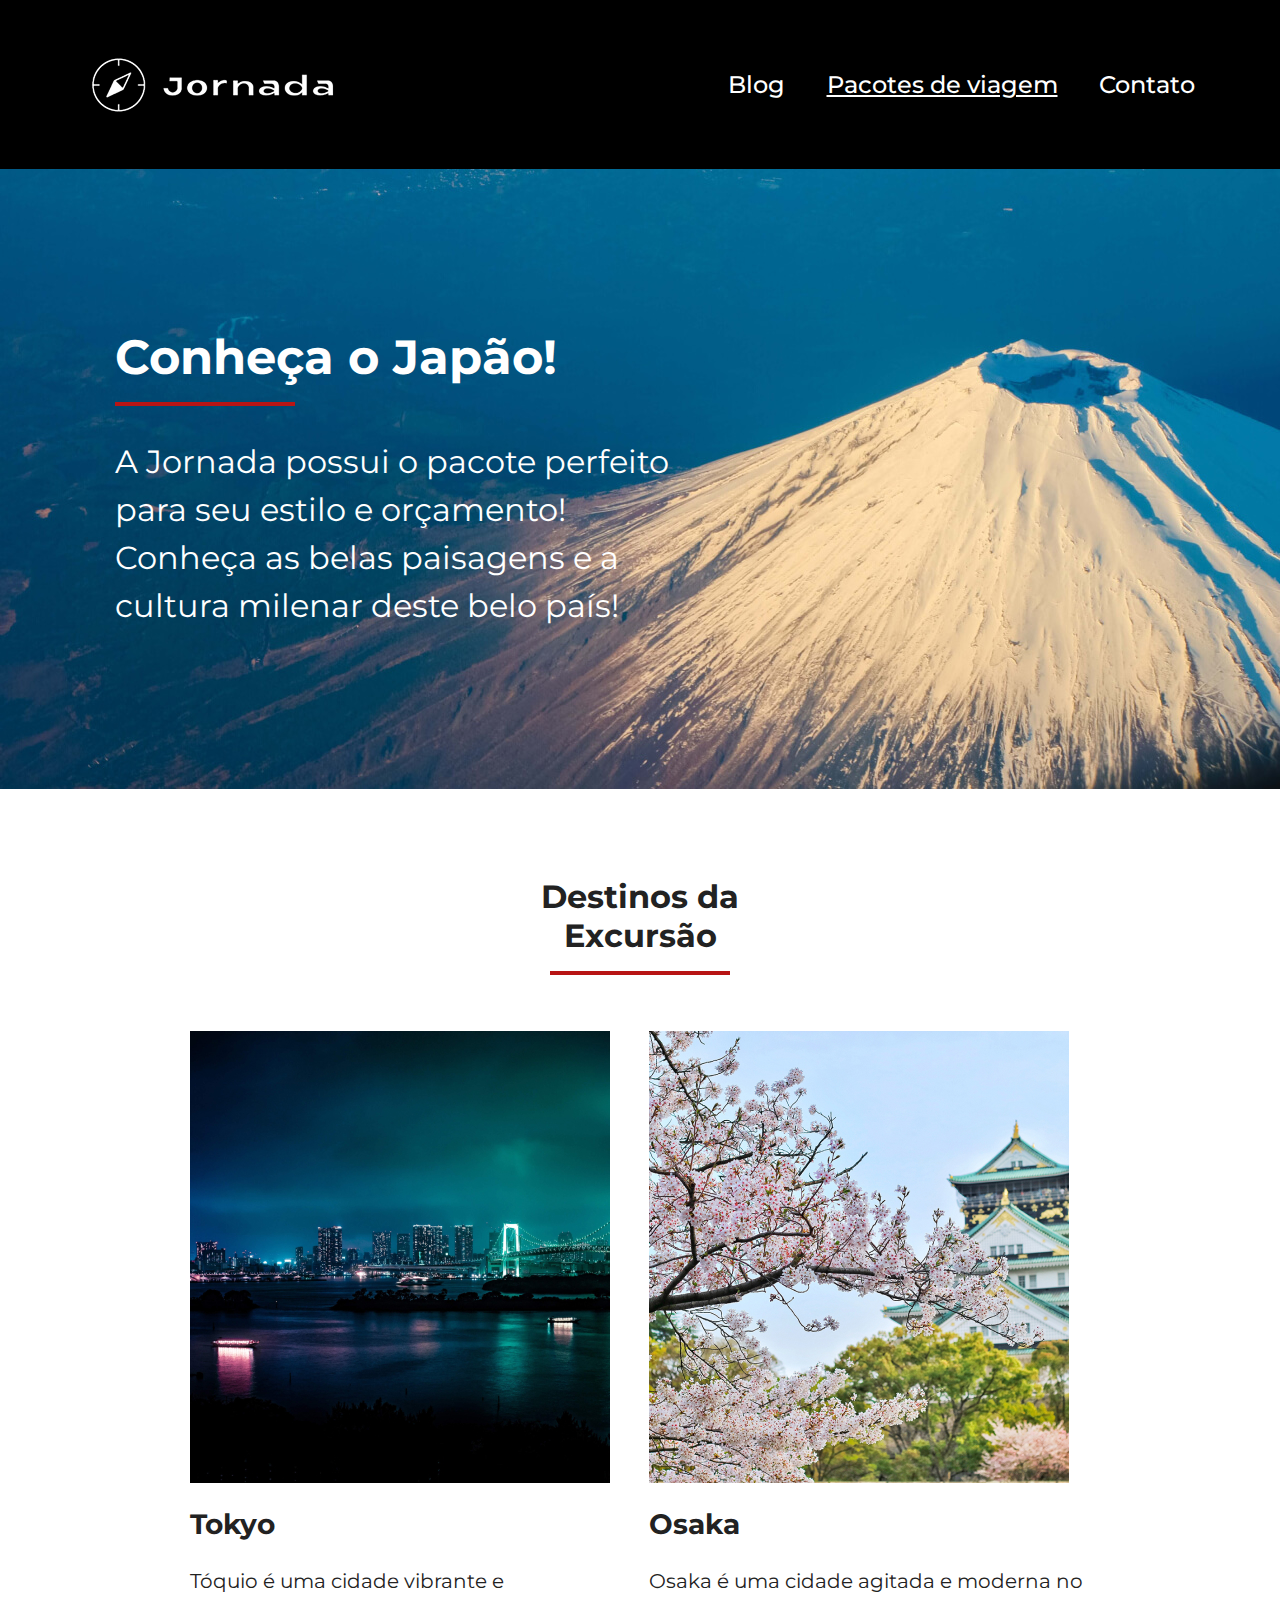
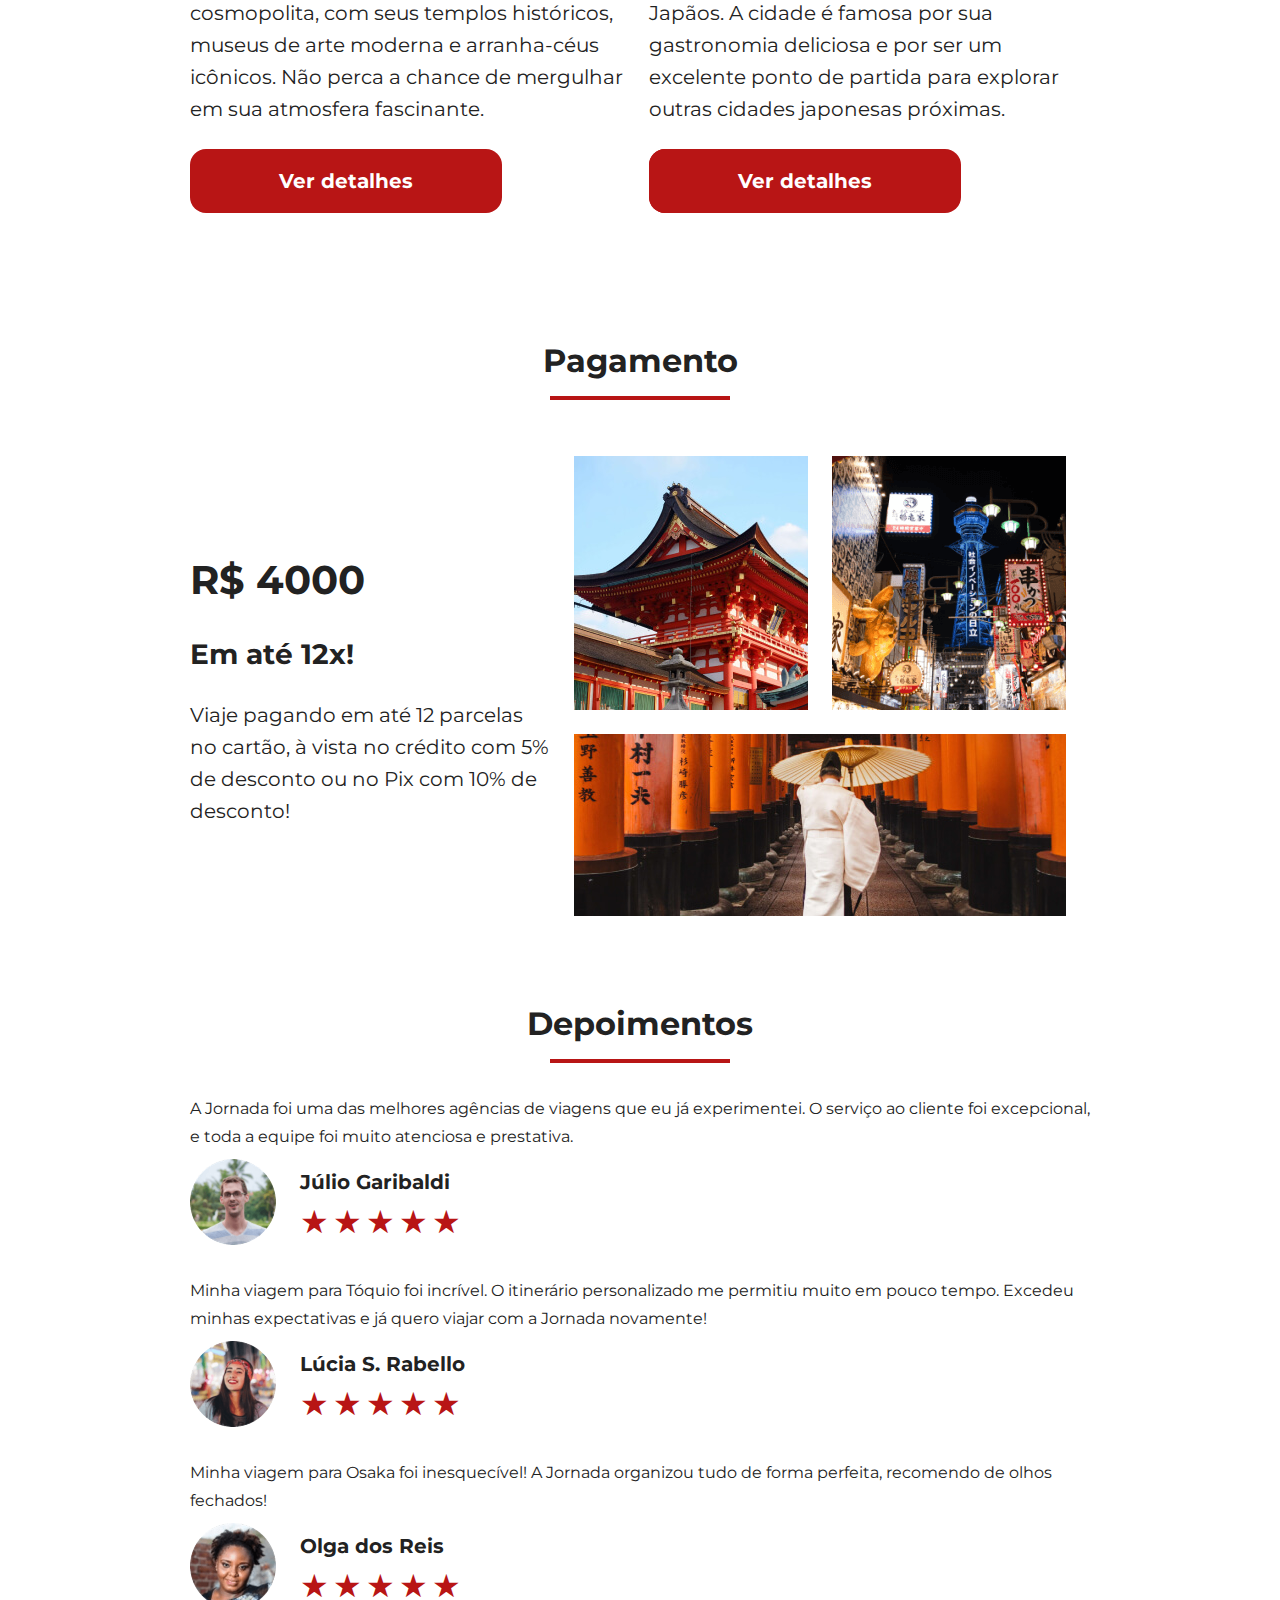
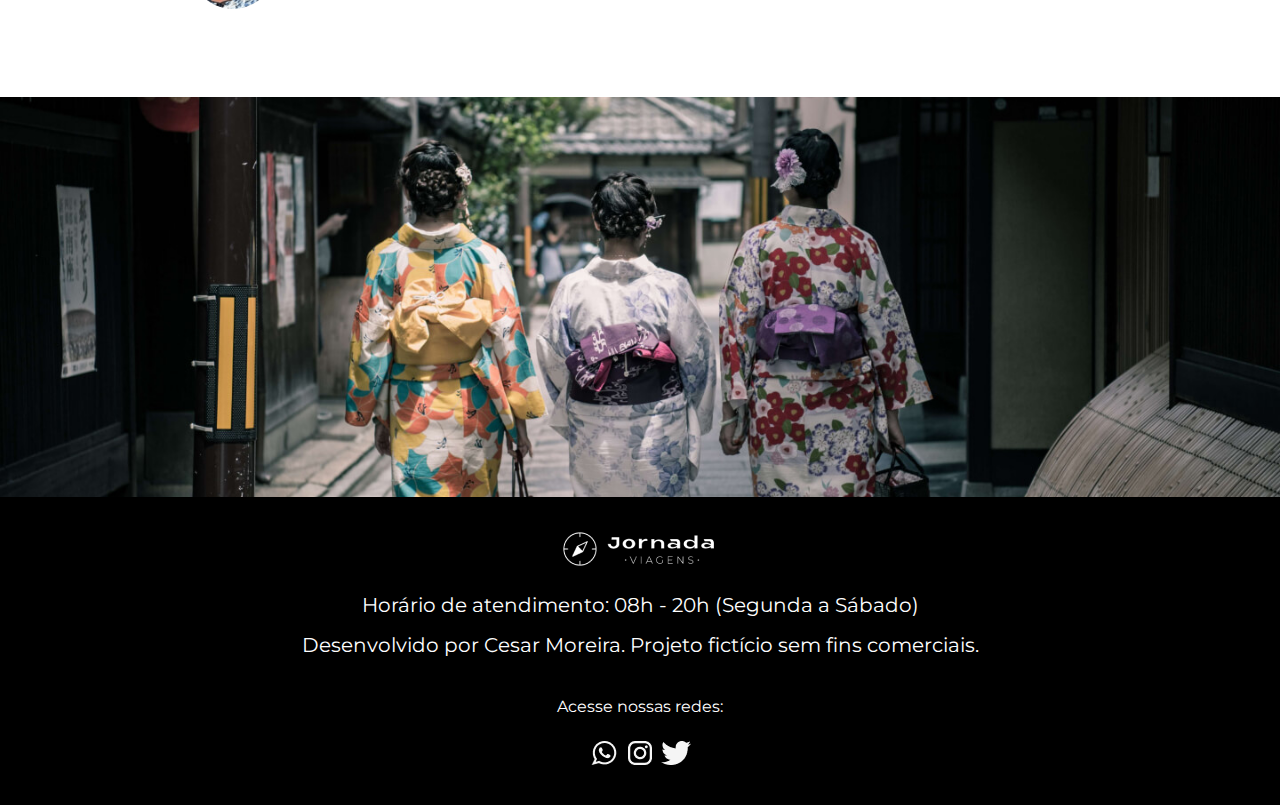
<file: packages.html>
<!DOCTYPE html>
<html lang="pt-br">
  <head>
    <meta charset="UTF-8" />
    <meta name="viewport" content="width=device-width, initial-scale=1.0" />
    <meta
      name="description"
      content="A Jornada possui o pacote perfeito para seu estilo e orçamento! Conheça as belas paisagens e a  cultura milenar deste belo país!"
    />
    <meta name="og:title" content="Blog - Jornada Viagens" />
    <meta
      name="og:description"
      content="A Jornada possui o pacote perfeito para seu estilo e orçamento! Conheça as belas paisagens e a  cultura milenar deste belo país!"
    />
    <meta
      name="og:image"
      content="https://cesarlmoreira.github.io/Jornada-viagens/"
    />
    <meta name="og:type" content="website" />
    <meta
      name="og:url"
      content="https://cesarlmoreira.github.io/Jornada-viagens/"
    />

    <link rel="icon" href="./favicon-jornada-viagens.svg" />
    <link rel="stylesheet" href="./styles/styles.css" />
    <title>Destinos - Jornada Viagens</title>
  </head>
  <body>
    <header>
      <a class="logo" href="index.html" title="Voltar para a página inicial."
        ><img
          class="logo-mobile"
          src="./assets/img/bussola-jornada-branca.png"
          alt="Logo da Jornada Viagens." /><img
          class="logo-desktop"
          src="./assets/img/bussola-texto-jornada-branco.png"
          alt="Logo da Jornada Viagens."
      /></a>
      <div class="navigation-menu">
        <label for="menu">
          <img src="./assets/img/menu.png" alt="menu" />
        </label>
        <input type="checkbox" id="menu" hidden />
        <nav>
          <ul class="list-links">
            <li>
              <a href="blog.html" target="_blank" title="Acessar o Blog."
                >Blog</a
              >
            </li>
            <li>
              <a
                class="active"
                href="packages.html"
                target="_blank"
                title="Acessar pacotes de viagens."
                >Pacotes de viagem</a
              >
            </li>
            <li>
              <a href="contact.html" target="_blank" title="Acessar contato."
                >Contato</a
              >
            </li>
          </ul>
        </nav>
      </div>
    </header>
    <main>
      <section class="hero">
        <div class="hero-img hero-packages">
          <div class="hero-content">
            <h1>Conheça o Japão!</h1>
            <hr />
            <p>
              A Jornada possui o pacote perfeito para seu estilo e orçamento!
              Conheça as belas paisagens e a cultura milenar deste belo país!
            </p>
          </div>
        </div>
      </section>

      <section class="destinations-packages">
        <div class="section-title">
          <h2>Destinos da Excursão</h2>
          <hr />
        </div>
        <div class="destination-items">
          <article class="item">
            <header>
              <div class="img-item tokyo"></div>
              <h3 class="content-title">Tokyo</h3>
              <p class="content-text">
                Tóquio é uma cidade vibrante e cosmopolita, com seus templos
                históricos, museus de arte moderna e arranha-céus icônicos. Não
                perca a chance de mergulhar em sua atmosfera fascinante.
              </p>
            </header>
            <footer>
              <a href="#" class="button">Ver detalhes</a>
            </footer>
          </article>

          <article class="item">
            <header>
              <div class="img-item osaka"></div>
              <h3 class="content-title">Osaka</h3>
              <p class="content-text">
                Osaka é uma cidade agitada e moderna no Japãos. A cidade é
                famosa por sua gastronomia deliciosa e por ser um excelente
                ponto de partida para explorar outras cidades japonesas
                próximas.
              </p>
            </header>
            <footer class="button">
              <a href="#" class="button">Ver detalhes</a>
            </footer>
          </article>
        </div>
      </section>
      <section class="payments-packages">
        <div class="section-title">
          <h2>Pagamento</h2>
          <hr />
        </div>
        <div class="text-content">
          <h2 class="content-title__payment">R$ 4000</h2>
          <h3 class="content-title">Em até 12x!</h3>
          <p class="content-text">
            Viaje pagando em até 12 parcelas no cartão, à vista no crédito com
            5% de desconto ou no Pix com 10% de desconto!
          </p>
        </div>
        <div class="image-content">
          <div class="image pallace"></div>
          <div class="image city"></div>
          <div class="image japanese"></div>
        </div>
      </section>

      <section class="testimonials">
        <div class="section-title">
          <h2>Depoimentos</h2>
          <hr />
        </div>
        <div class="testimonials-container">
          <article>
            <header>
              <p>
                A Jornada foi uma das melhores agências de viagens que eu já
                experimentei. O serviço ao cliente foi excepcional, e toda a
                equipe foi muito atenciosa e prestativa.
              </p>
            </header>
            <footer>
              <img
                src="./assets/img/packages/avatar-julio.png"
                alt="Imagem de perfil de Júlio Garibaldi."
              />
              <div class="profile-content">
                <h3>Júlio Garibaldi</h3>
                <div class="rating">
                  <span class="star">★</span>
                  <span class="star">★</span>
                  <span class="star">★</span>
                  <span class="star">★</span>
                  <span class="star">★</span>
                </div>
              </div>
            </footer>
          </article>

          <article>
            <header>
              <p>
                Minha viagem para Tóquio foi incrível. O itinerário
                personalizado me permitiu muito em pouco tempo. Excedeu minhas
                expectativas e já quero viajar com a Jornada novamente!
              </p>
            </header>
            <footer>
              <img
                src="./assets/img/packages/avatar-lucia.png"
                alt="Imagem de perfil de Lúcia S. Rabello."
              />
              <div class="profile-content">
                <h3>Lúcia S. Rabello</h3>
                <div class="rating">
                  <span class="star">★</span>
                  <span class="star">★</span>
                  <span class="star">★</span>
                  <span class="star">★</span>
                  <span class="star">★</span>
                </div>
              </div>
            </footer>
          </article>

          <article>
            <header>
              <p>
                Minha viagem para Osaka foi inesquecível! A Jornada organizou
                tudo de forma perfeita, recomendo de olhos fechados!
              </p>
            </header>
            <footer>
              <img
                src="./assets/img/packages/avatar-olga.png"
                alt="Imagem de perfil de Olga dos Reis."
              />
              <div class="profile-content">
                <h3>Olga dos Reis</h3>
                <div class="rating">
                  <span class="star">★</span>
                  <span class="star">★</span>
                  <span class="star">★</span>
                  <span class="star">★</span>
                  <span class="star">★</span>
                </div>
              </div>
            </footer>
          </article>
        </div>
      </section>

      <section class="bottom-hero__packages">
        <div class="hero-img"></div>
      </section>
    </main>
    <footer class="footer">
      <div class="footer-desktop">
        <img
          src="./assets/img/logo-branco-jornada-footer.png"
          alt="Logo na cor branca do Jornada Viagens."
        />
        <p class="footer-text">
          Horário de atendimento: 08h - 20h (Segunda a Sábado)
        </p>
        <p>
          Desenvolvido por Cesar Moreira. Projeto fictício sem fins comerciais.
        </p>
      </div>
      <div>
        <h3>Acesse nossas redes:</h3>
        <div class="footer-links">
          <a href="#" title="Contate-nos pelo WhatsApp." target="_blank"
            ><img
              src="./assets/img/logo-branco-whatsapp.png"
              alt="Logo na cor branca do WhatsApp"
          /></a>
          <a href="#" title="Acesse nosso Instagram." target="_blank"
            ><img
              src="./assets/img/logo-branco-instagram.png"
              alt="Logo na cor branca do Instagram."
          /></a>
          <a href="#" title="Acesse nosso Twitter." target="_blank"
            ><img
              src="./assets/img/logo-branco-twitter.png"
              alt="Logo na cor branca do Twitter."
          /></a>
        </div>
      </div>
    </footer>
  </body>
</html>
</file>
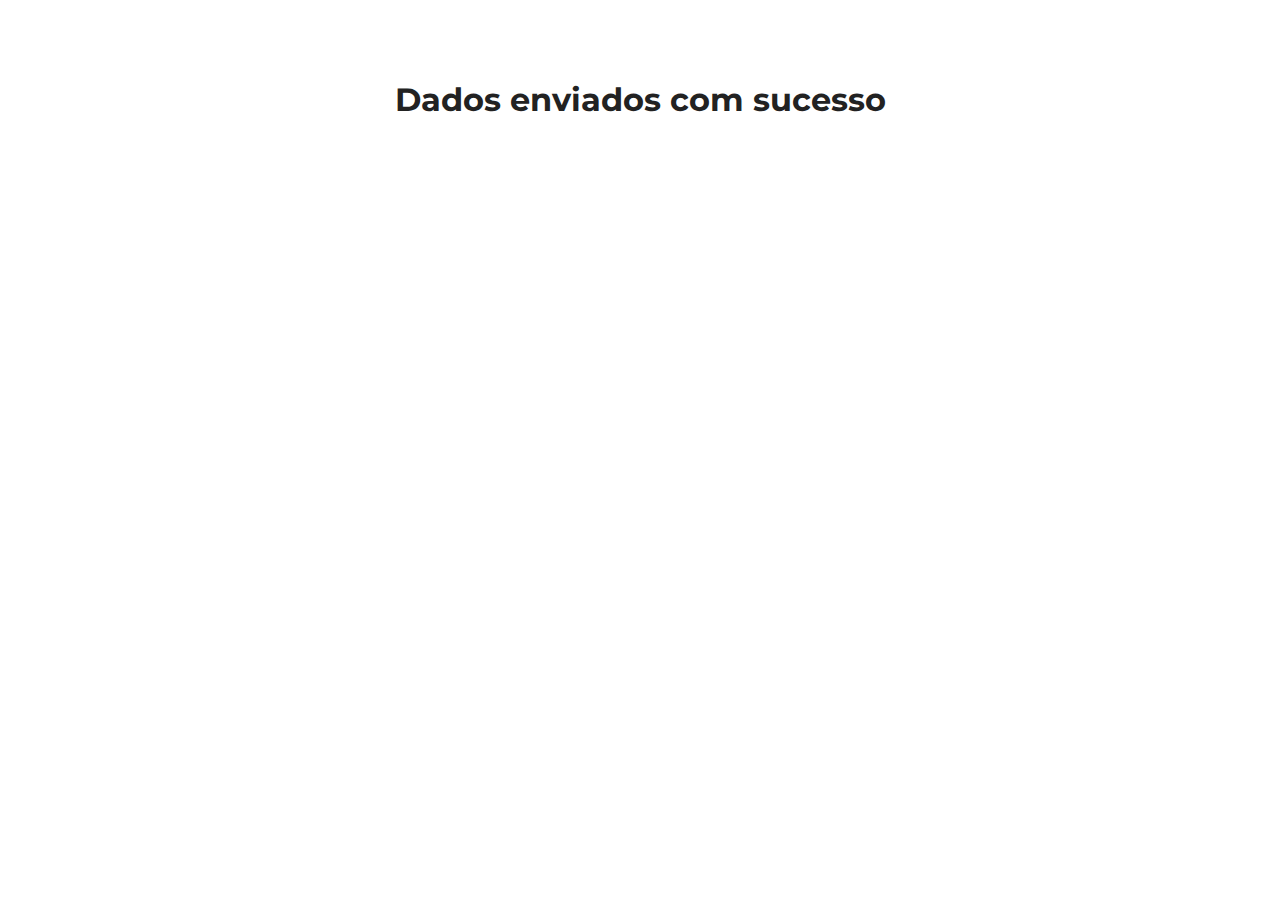
<file: success.html>
<!DOCTYPE html>
<html lang="pt-br">
  <head>
    <meta charset="UTF-8" />
    <meta name="viewport" content="width=device-width, initial-scale=1.0" />
    <link rel="icon" href="./favicon-jornada-viagens.svg" />
    <link rel="stylesheet" href="./styles/styles.css" />
    <title>Sucesso</title>
  </head>
  <body>
    <h1 class="form-sent" role="alert">Dados enviados com sucesso</h1>
  </body>
</html>
</file>
<file: styles/styles.css>
@import url("../styles/global.css");
@import url("../styles/header.css");
@import url("../styles/hero.css");
@import url("../styles/offers.css");
@import url("../styles/category.css");
@import url("../styles/destinations.css");
@import url("../styles/payments.css");
@import url("../styles/testimonials.css");
@import url("../styles/form.css");
@import url("../styles/footer.css");
</file>
